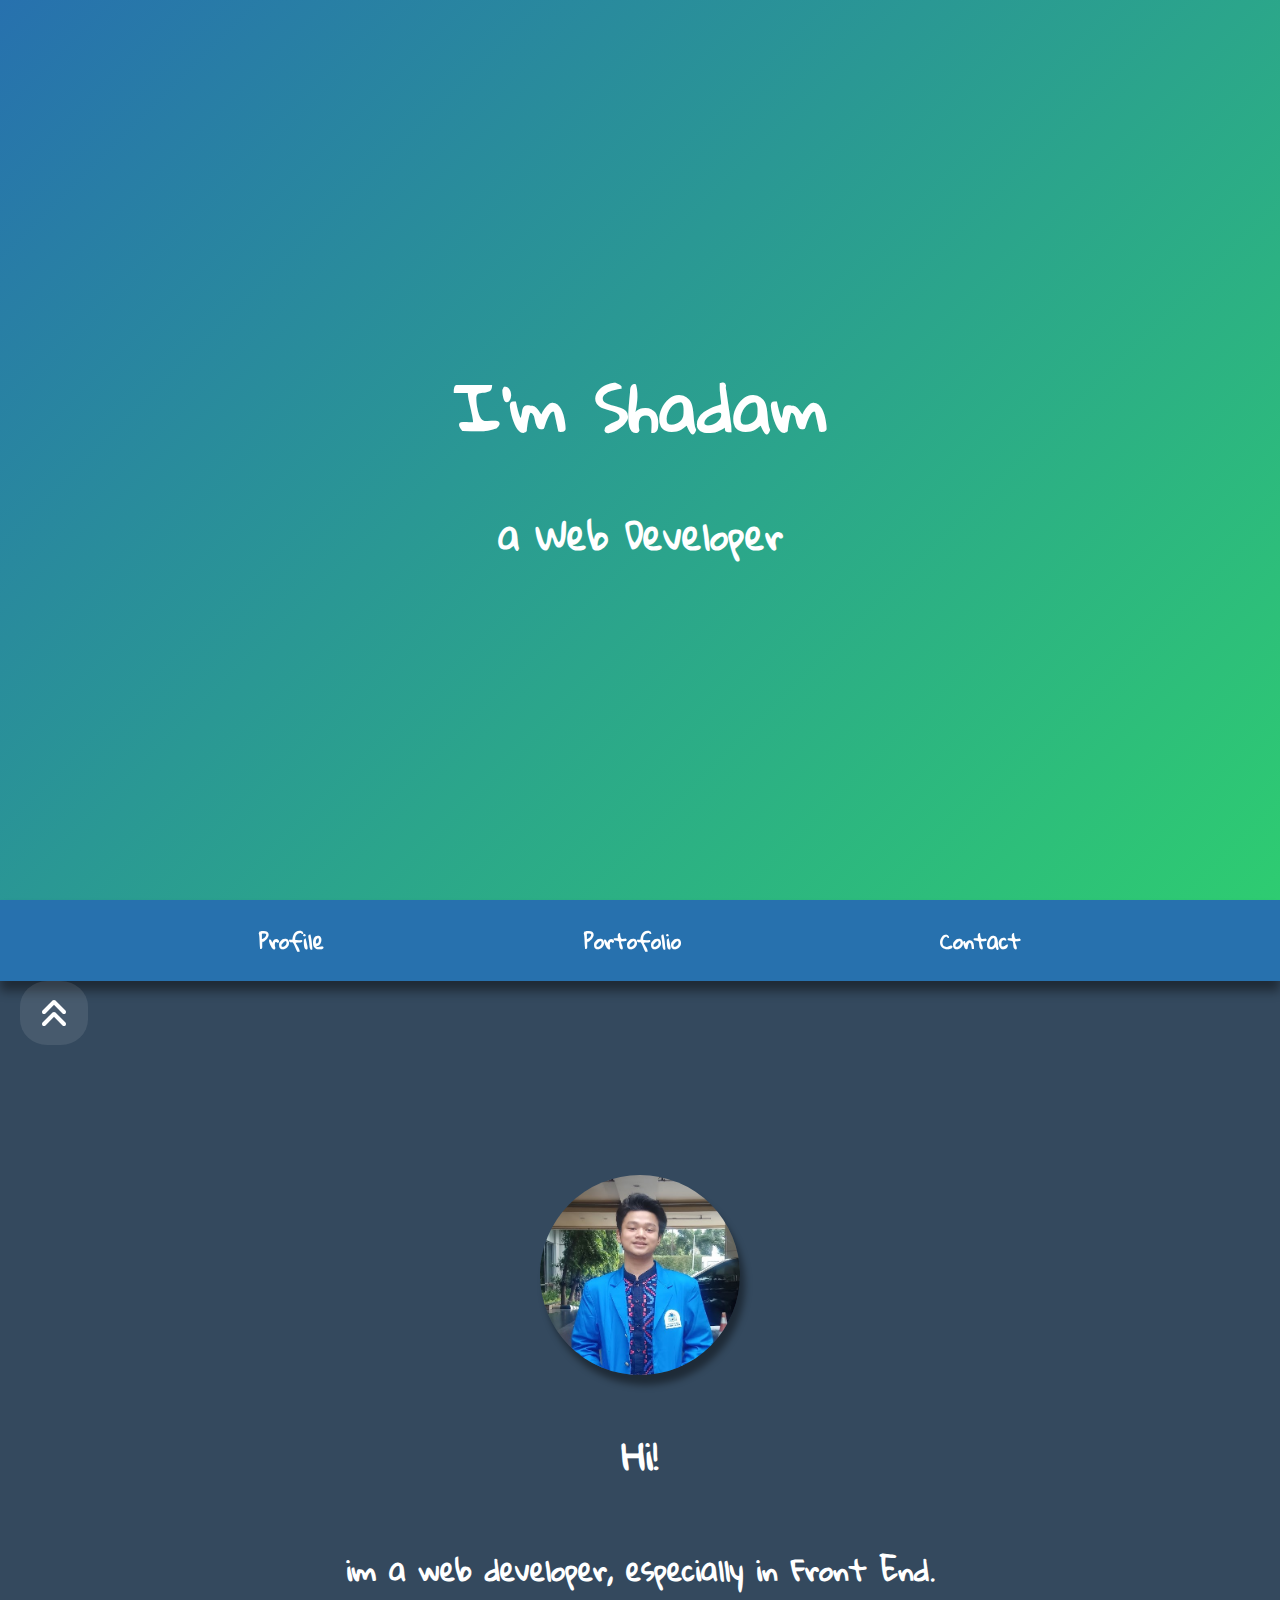
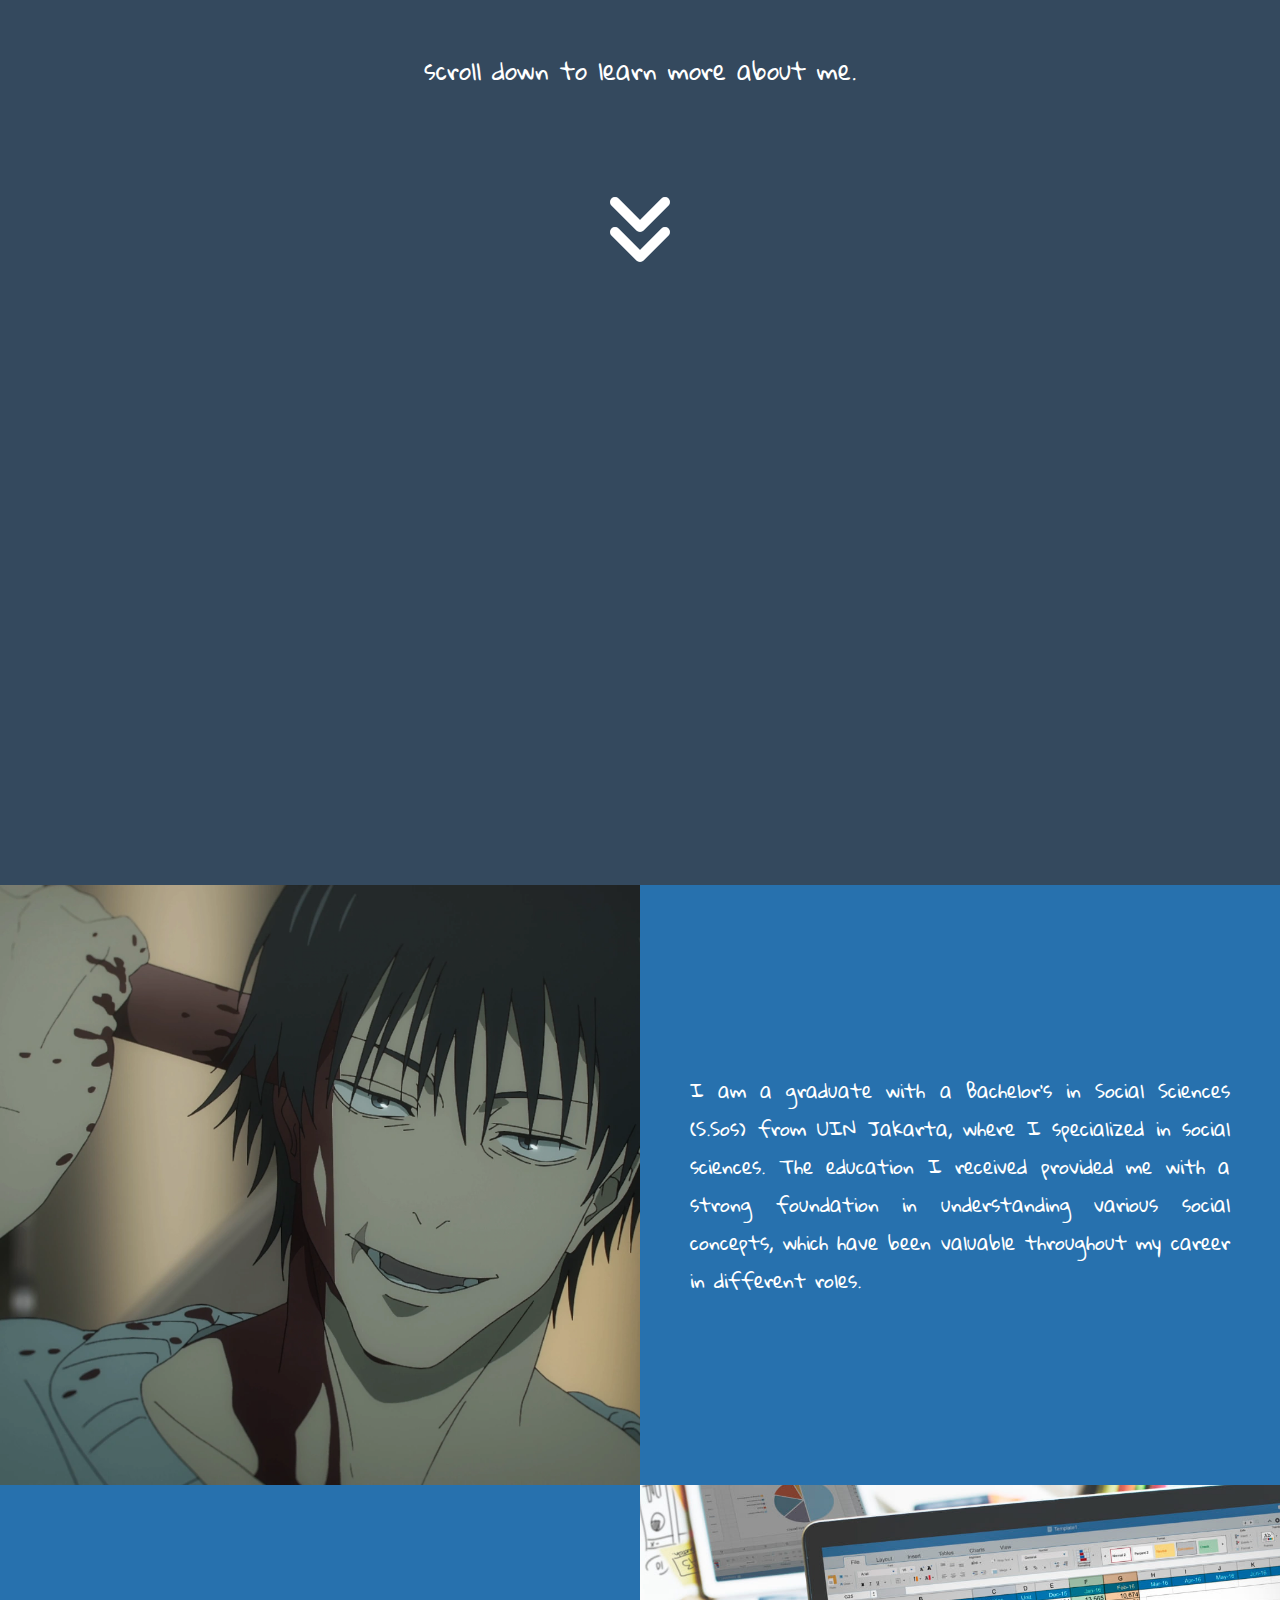
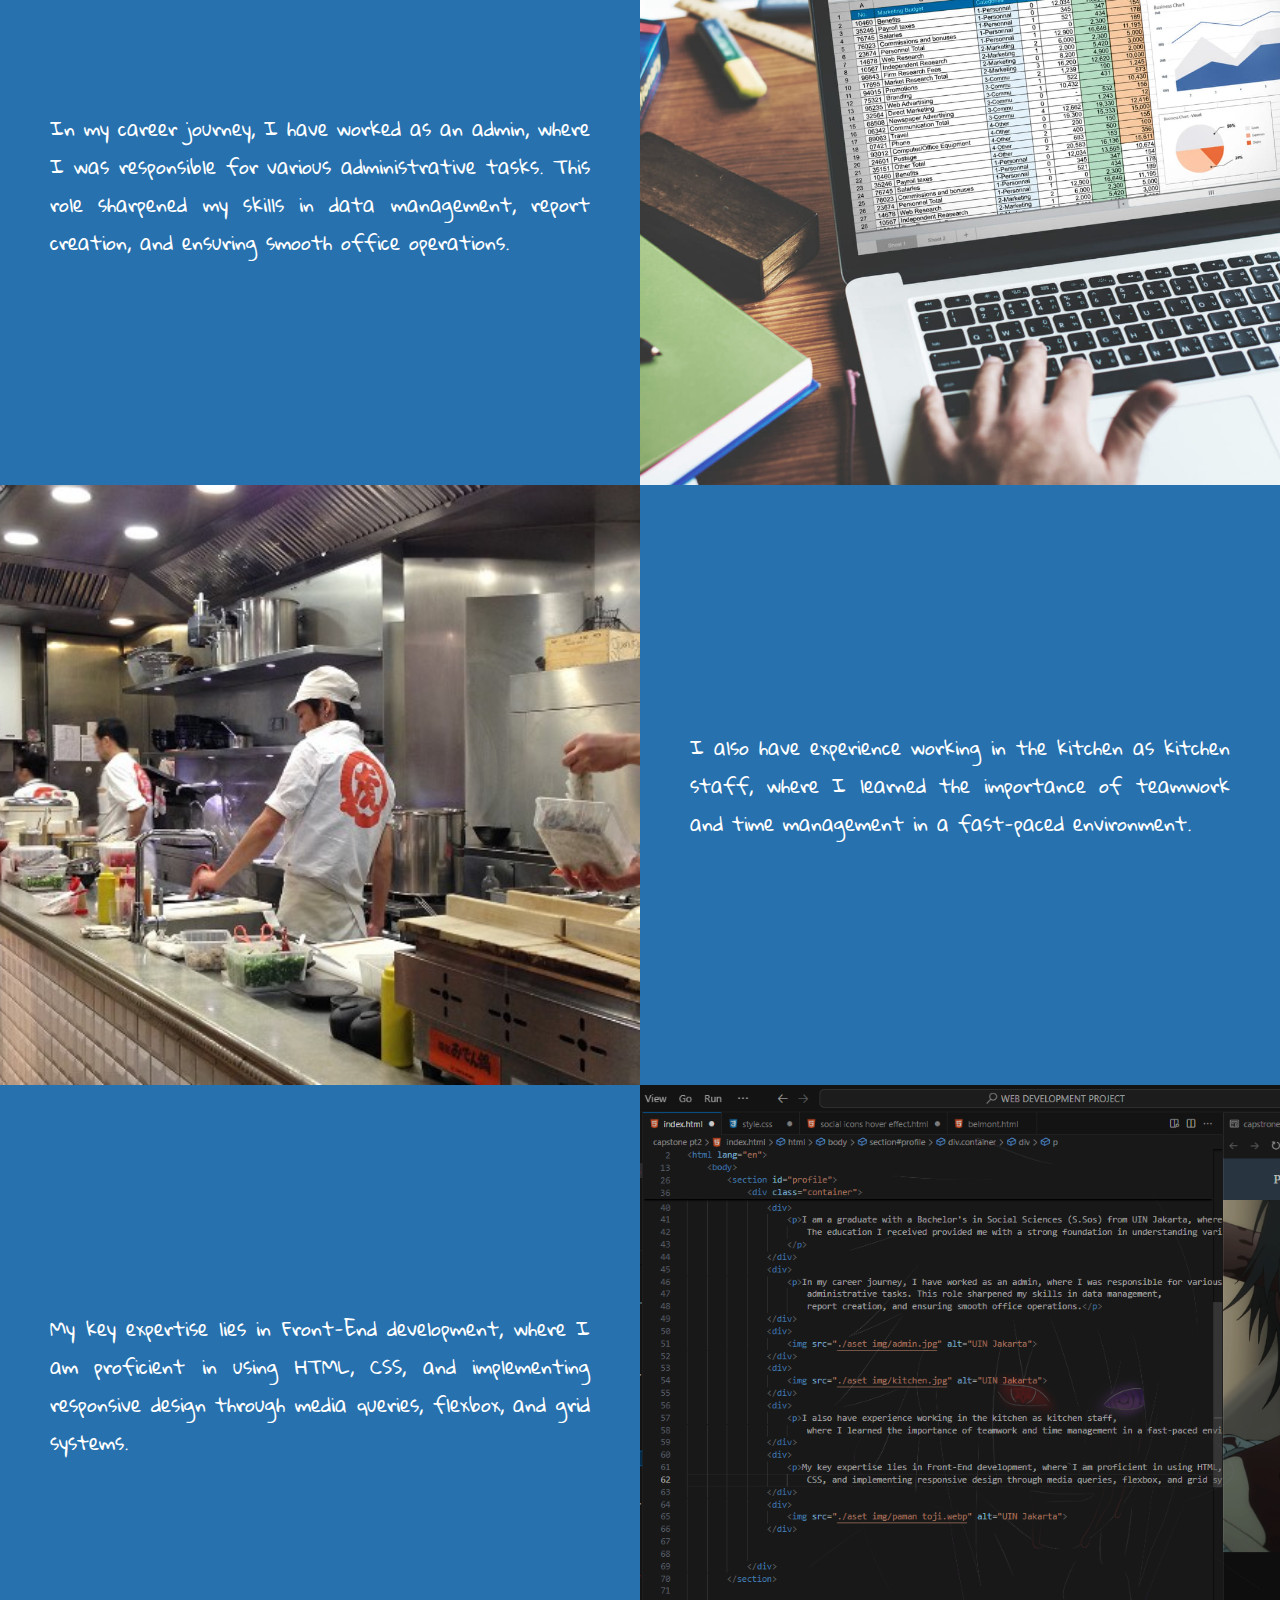
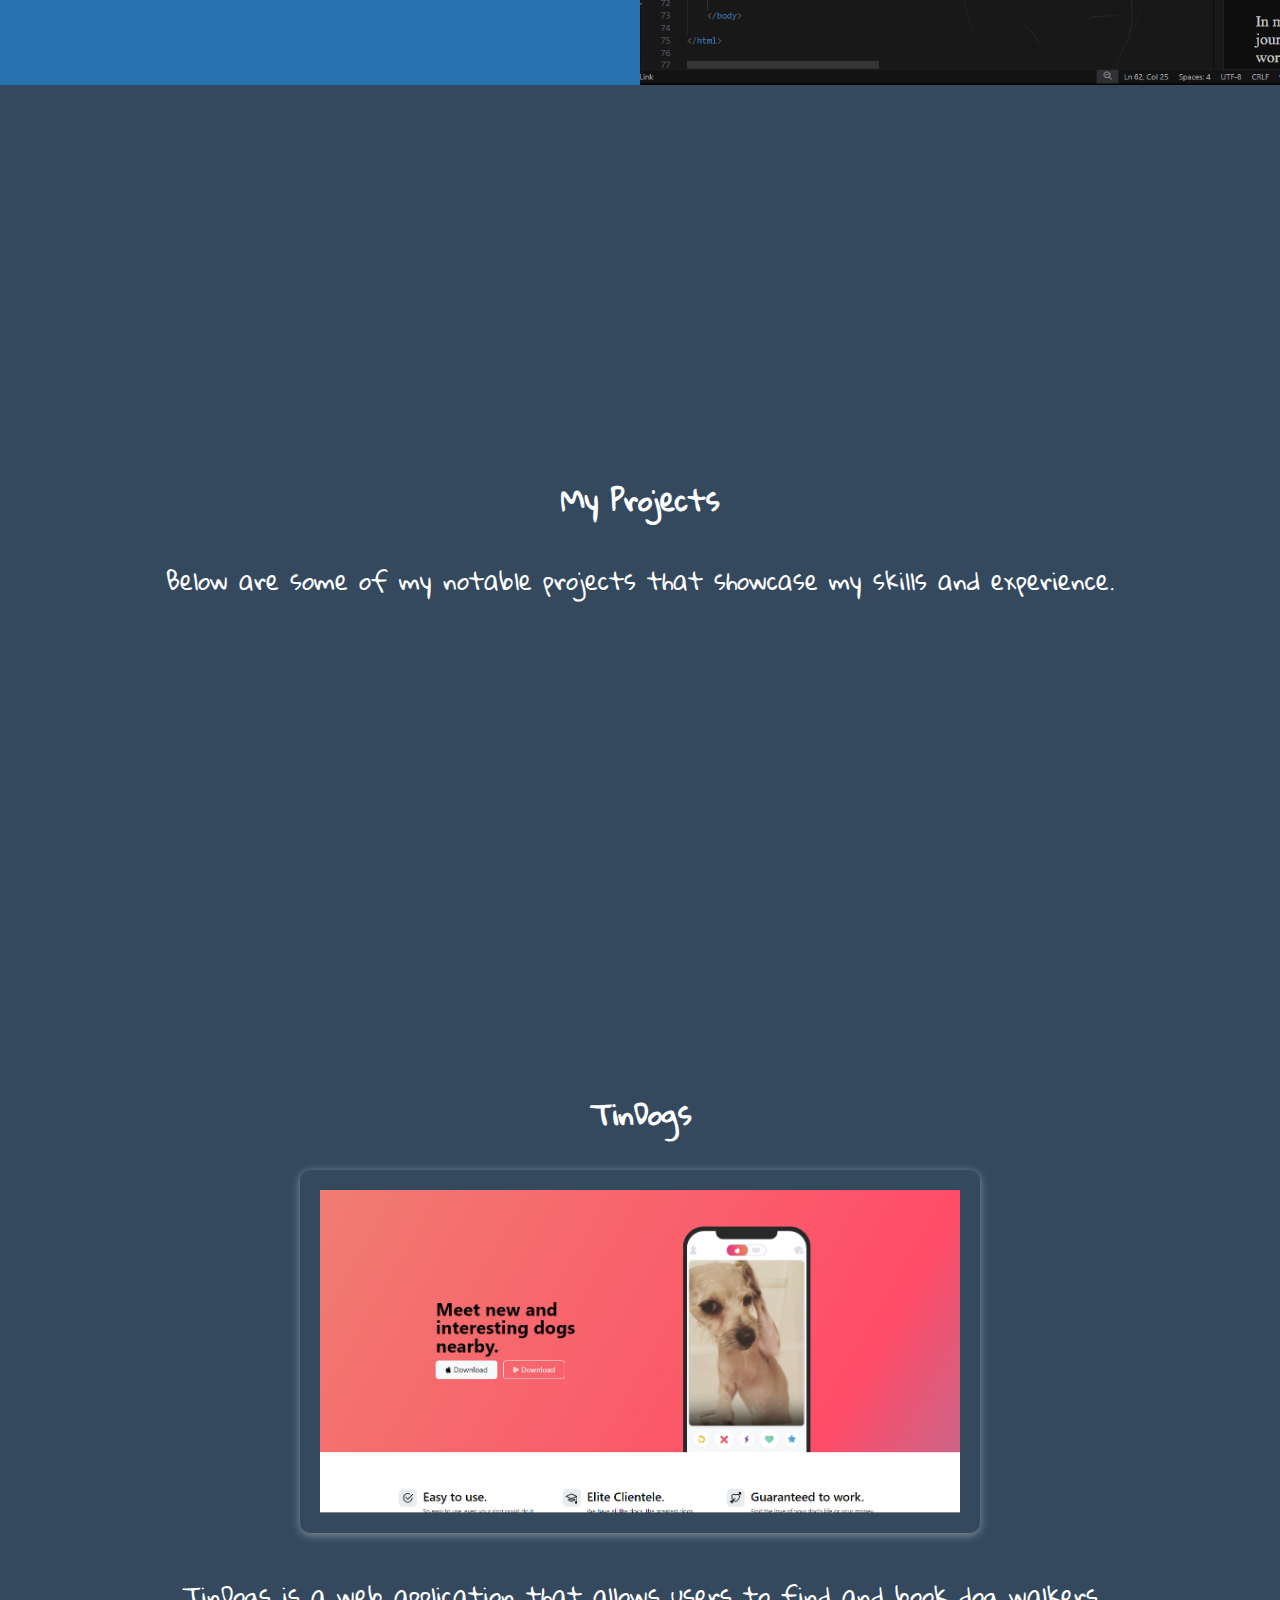
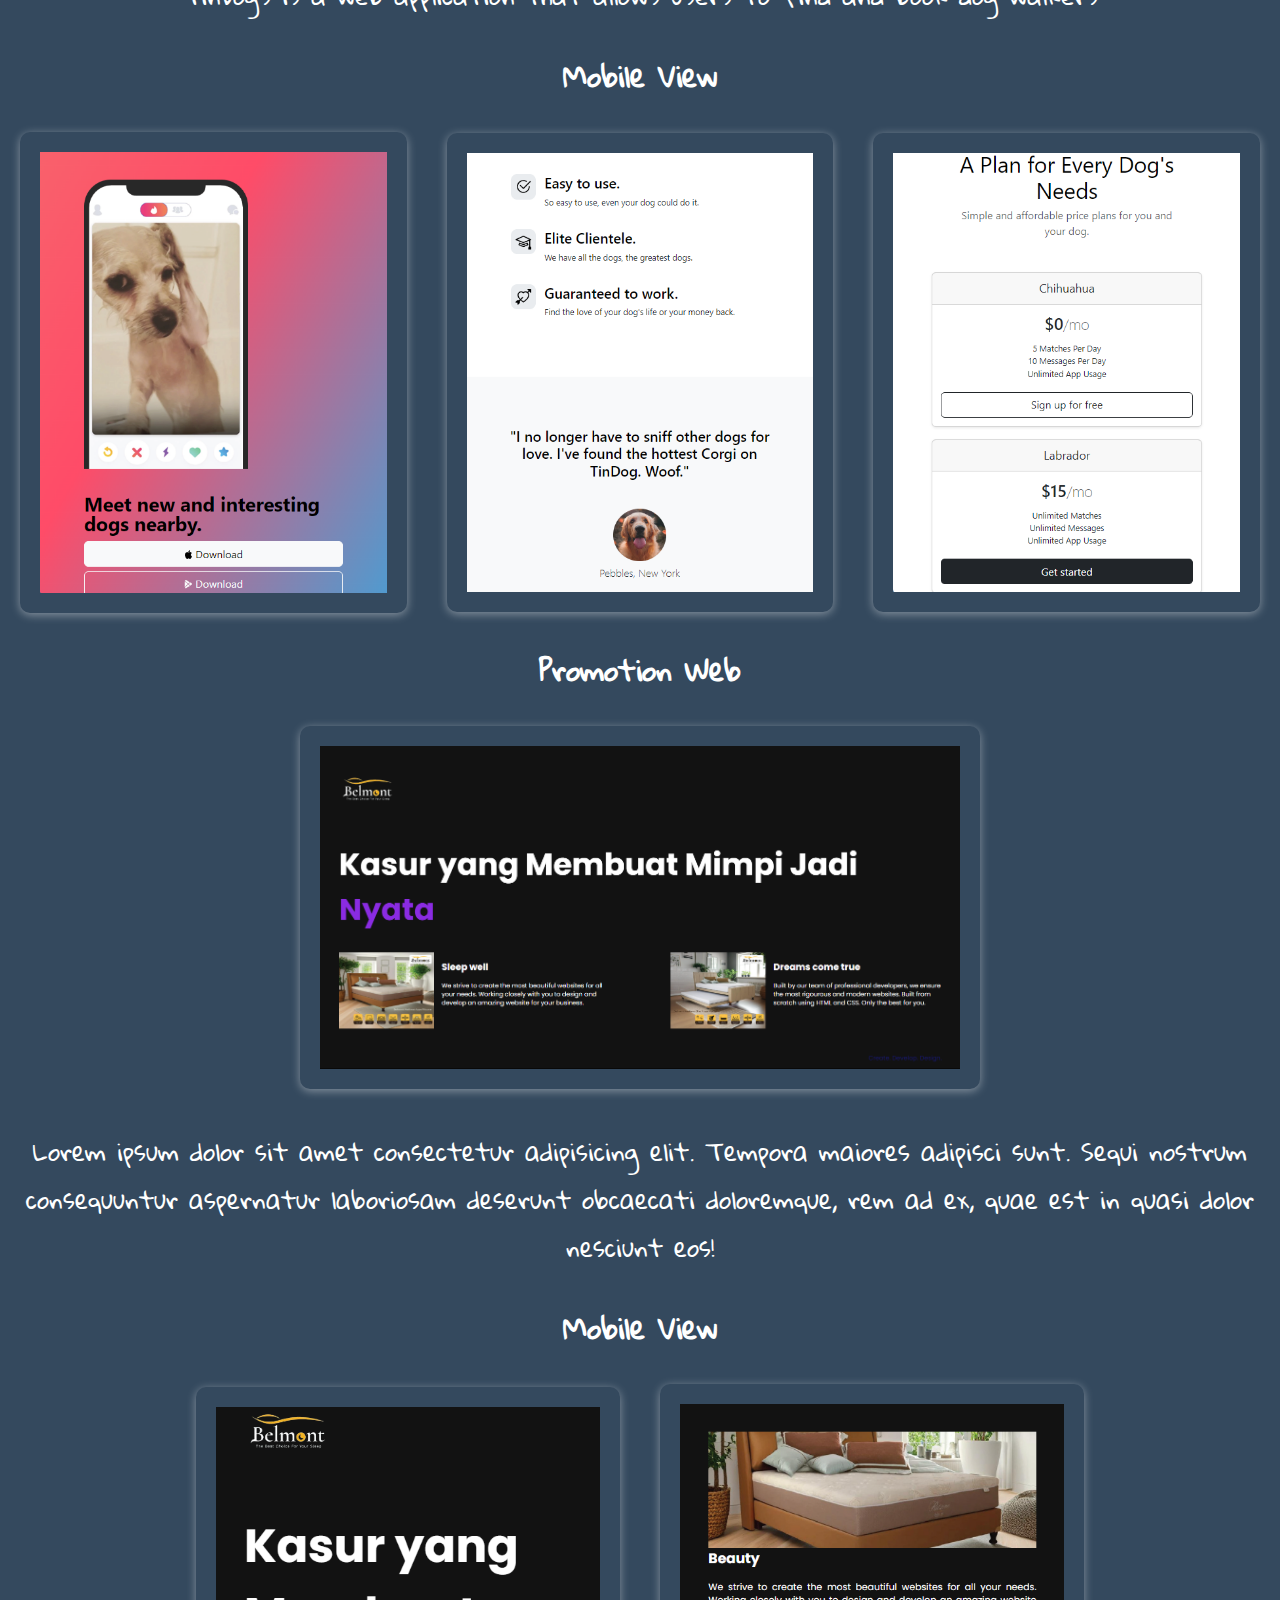
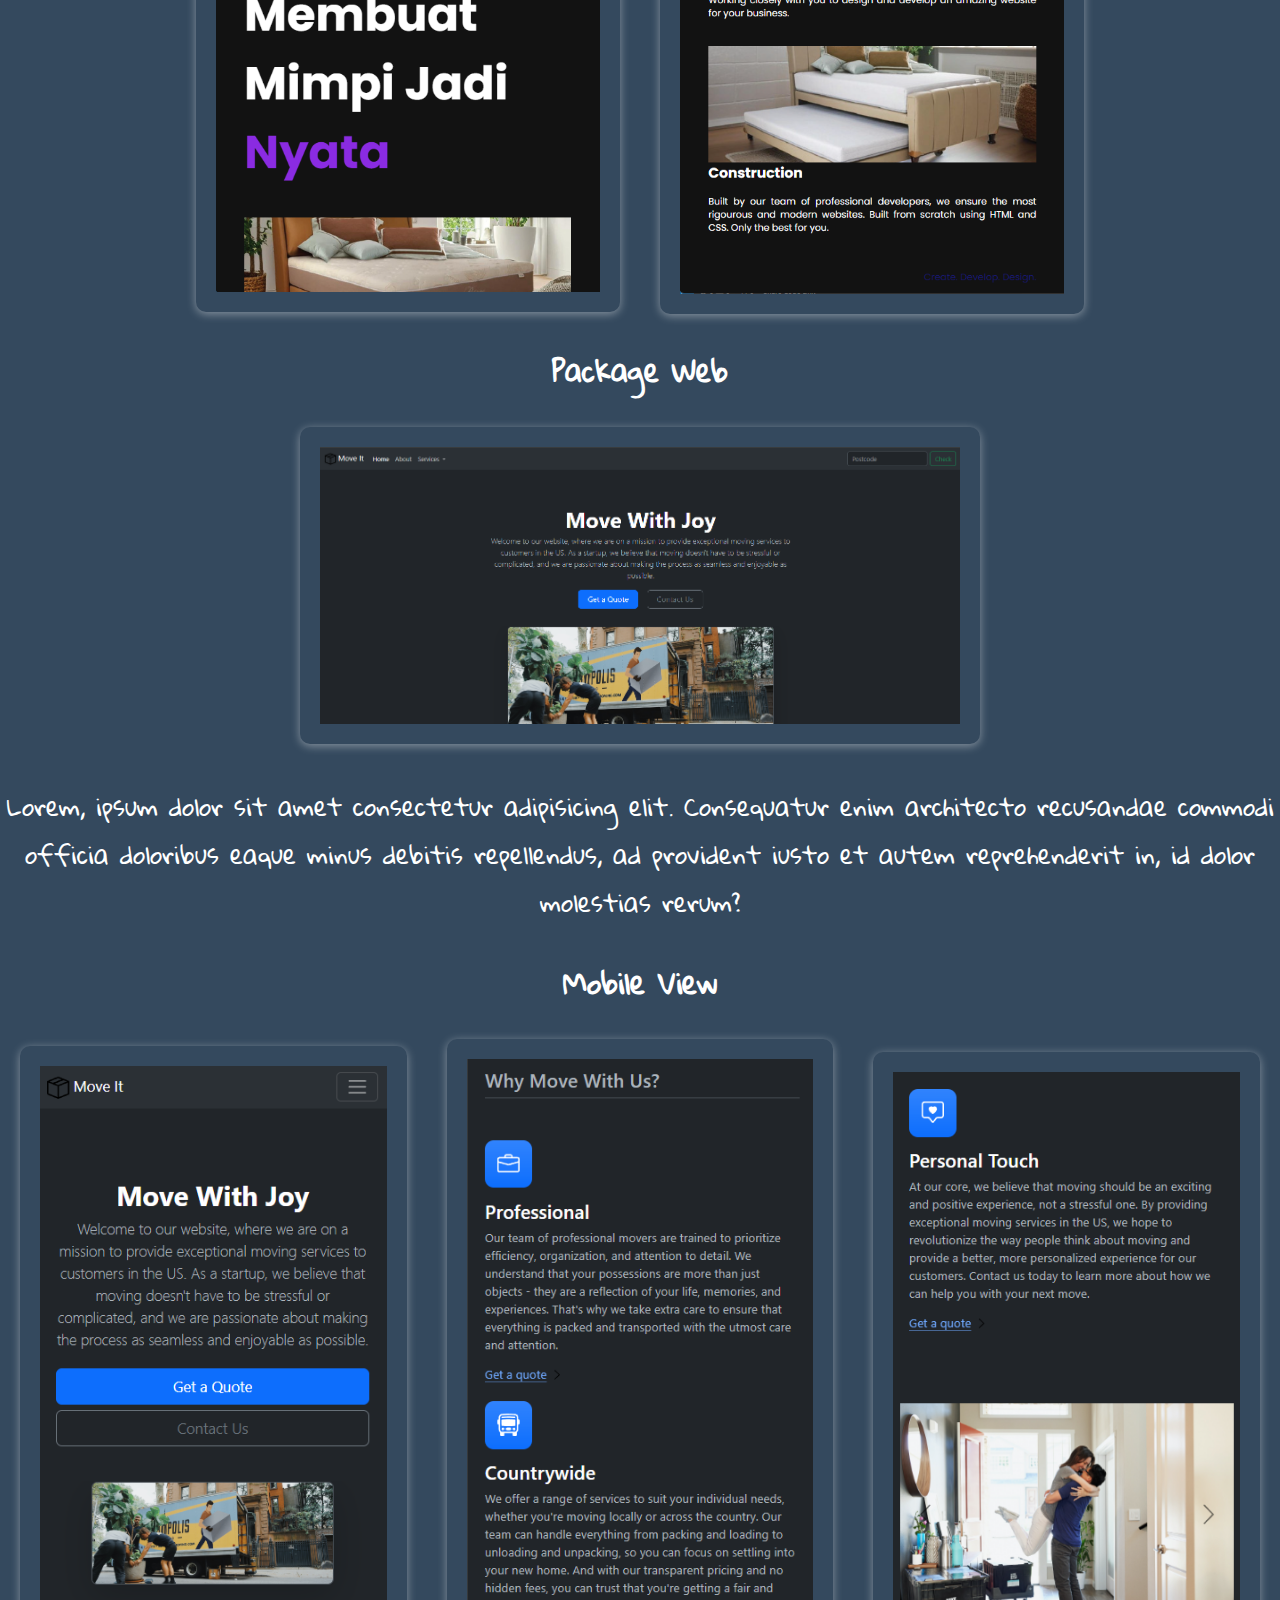
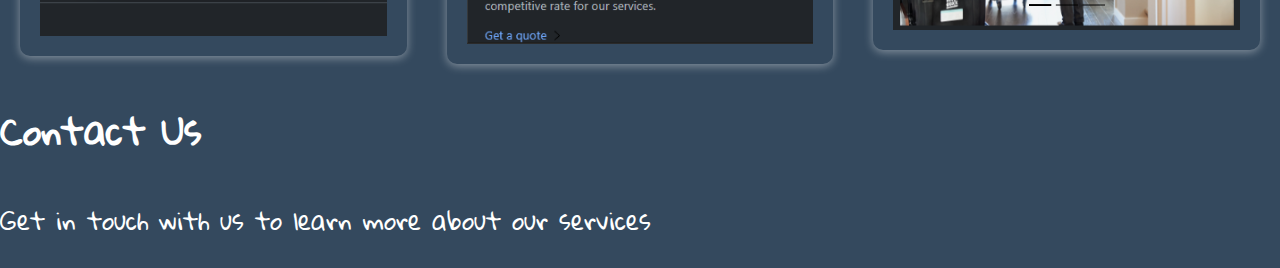
<file: index.html>
<!DOCTYPE html>
<html lang="en">

<head>
    <meta name="viewport" content="width=device-width, initial-scale=1.0">
    <meta charset="UTF8">
    <link rel="stylesheet" href="./porto.css">
    <title>capstrone2</title>
    <link rel="stylesheet" href="https://cdnjs.cloudflare.com/ajax/libs/font-awesome/6.6.0/css/all.min.css" />
    <link rel="preconnect" href="https://fonts.googleapis.com">
    <link rel="preconnect" href="https://fonts.gstatic.com" crossorigin>
    <link href="https://fonts.googleapis.com/css2?family=Gloria+Hallelujah&display=swap" rel="stylesheet">
</head>

<body>
    <section id="home">
    <div class="home">
        <div class="opening">
            <h1>I'm Shadam</h1>
            <h2>a Web Developer</h2>
        </div>
    </section>
    </div>
    <div class="navbar">
            <div><a href="#profile">Profile</a></div>
            <div><a href="#portofolio">Portofolio</a></div>
            <div><a href="#contact">Contact</a></div>
    </div>

    <div class="up">
        <a href="#home"><i class="fa-solid fa-angles-up"></i></a>
        
    </div>

    <section id="profile">
        <div class="profile">
            <div class="in-profile">
                <img class="pfp" src="./aset img/pfp.jpg" alt="profile picture of shadam">
                <h2>Hi!</h2>
                <h3>im a web developer, especially in Front End.</h3>
                <p>scroll down to learn more about me.</p>
                <h3><span><i class="fa-solid fa-angles-down fa-bounce"></i></span></h3>
            </div>
        </div>
        <div class="container">
            <div>
                <img src="./aset img/paman toji.webp" alt="UIN Jakarta">
            </div>
            <div>
                <p>I am a graduate with a Bachelor's in Social Sciences (S.Sos) from UIN Jakarta, where I specialized in
                    social sciences.
                    The education I received provided me with a strong foundation in understanding various social
                    concepts, which have been valuable throughout my career in different roles.
                </p>
            </div>
            <div>
                <p>In my career journey, I have worked as an admin, where I was responsible for various
                    administrative tasks. This role sharpened my skills in data management,
                    report creation, and ensuring smooth office operations.</p>
            </div>
            <div id="gambar2">
                <img src="./aset img/admin.jpg" alt="admin">
            </div>
            <div>
                <img src="./aset img/kitchen.jpg" alt="fnb kitchen staff">
            </div>
            <div>
                <p>I also have experience working in the kitchen as kitchen staff,
                    where I learned the importance of teamwork and time management in a fast-paced environment.</p>
            </div>
            <div>
                <p>My key expertise lies in Front-End development, where I am proficient in using HTML,
                    CSS, and implementing responsive design through media queries, flexbox, and grid systems.</p>
            </div>
            <div id="gambar5">
                <img src="./aset img/FE Development.png" alt="UIN Jakarta">
            </div>
        </div>
    </section>

    <section id="portofolio">
        <div class="wrapper">
            <div class="content">
                <h3>My Projects</h3>
                <p>Below are some of my notable projects that showcase my skills and experience.</p>
            </div>
        </div>
        <div class="box">
            <div id="card">
                <h3>TinDogs</h3>
                <img src="./aset img/Tindog web.png" alt="web view">
                <p>TinDogs is a web application that allows users to find and book dog walkers</p>
                <div>
                    <h3>Mobile View</h3>
                </div>
                <div class="view">
                    <img src="./aset img/TinDogs Mobile.png" alt="Homepage">
                    <img src="./aset img/TinDogs Mobile 2.png" alt="Feature">
                    <img src="./aset img/TinDogs Mobile 3.png" alt="Pricing">
                </div>
            </div>
            <div class="box">
                <div id="card">
                    <h3>Promotion Web</h3>
                    <img src="./aset img/belmont web.png" alt="">
                    <p>Lorem ipsum dolor sit amet consectetur adipisicing elit. Tempora maiores adipisci sunt. 
                        Sequi nostrum consequuntur aspernatur laboriosam 
                        deserunt obcaecati doloremque, rem ad ex, quae est in quasi dolor nesciunt eos!</p>
                    <div>
                        <h3>Mobile View</h3>
                    </div>
                    <div class="view">
                        <img src="./aset img/Belmont Mobile.png" alt="mobile view">
                        <img src="./aset img/Belmont Mobile 2.png" alt="features">
                    </div>
                </div>
            </div>
            <div class="box paket">
                <div id="card">
                    <h3>Package Web</h3>
                    <img src="./aset img/Paket web.png" alt="">
                    <p>Lorem, ipsum dolor sit amet consectetur adipisicing elit. Consequatur enim architecto 
                        recusandae commodi officia doloribus eaque minus debitis repellendus, 
                        ad provident iusto et autem reprehenderit in, id dolor molestias rerum?</p>
                    <div>
                        <h3>Mobile View</h3>
                    </div>
                    <div class="view">
                        <img src="./aset img/Paket 1.png" alt="mobile view">
                        <img src="./aset img/Paket 2.png" alt="features">
                        <img src="./aset img/Paket 3.png" alt="features">
                    </div>
                </div>
            </div>

    </section>

    <section id="contact">
        <div>
            <h2>Contact Us</h2>
            <p>Get in touch with us to learn more about our services</p>
            
        </div>

    </section>


</body>

</html>
</file>
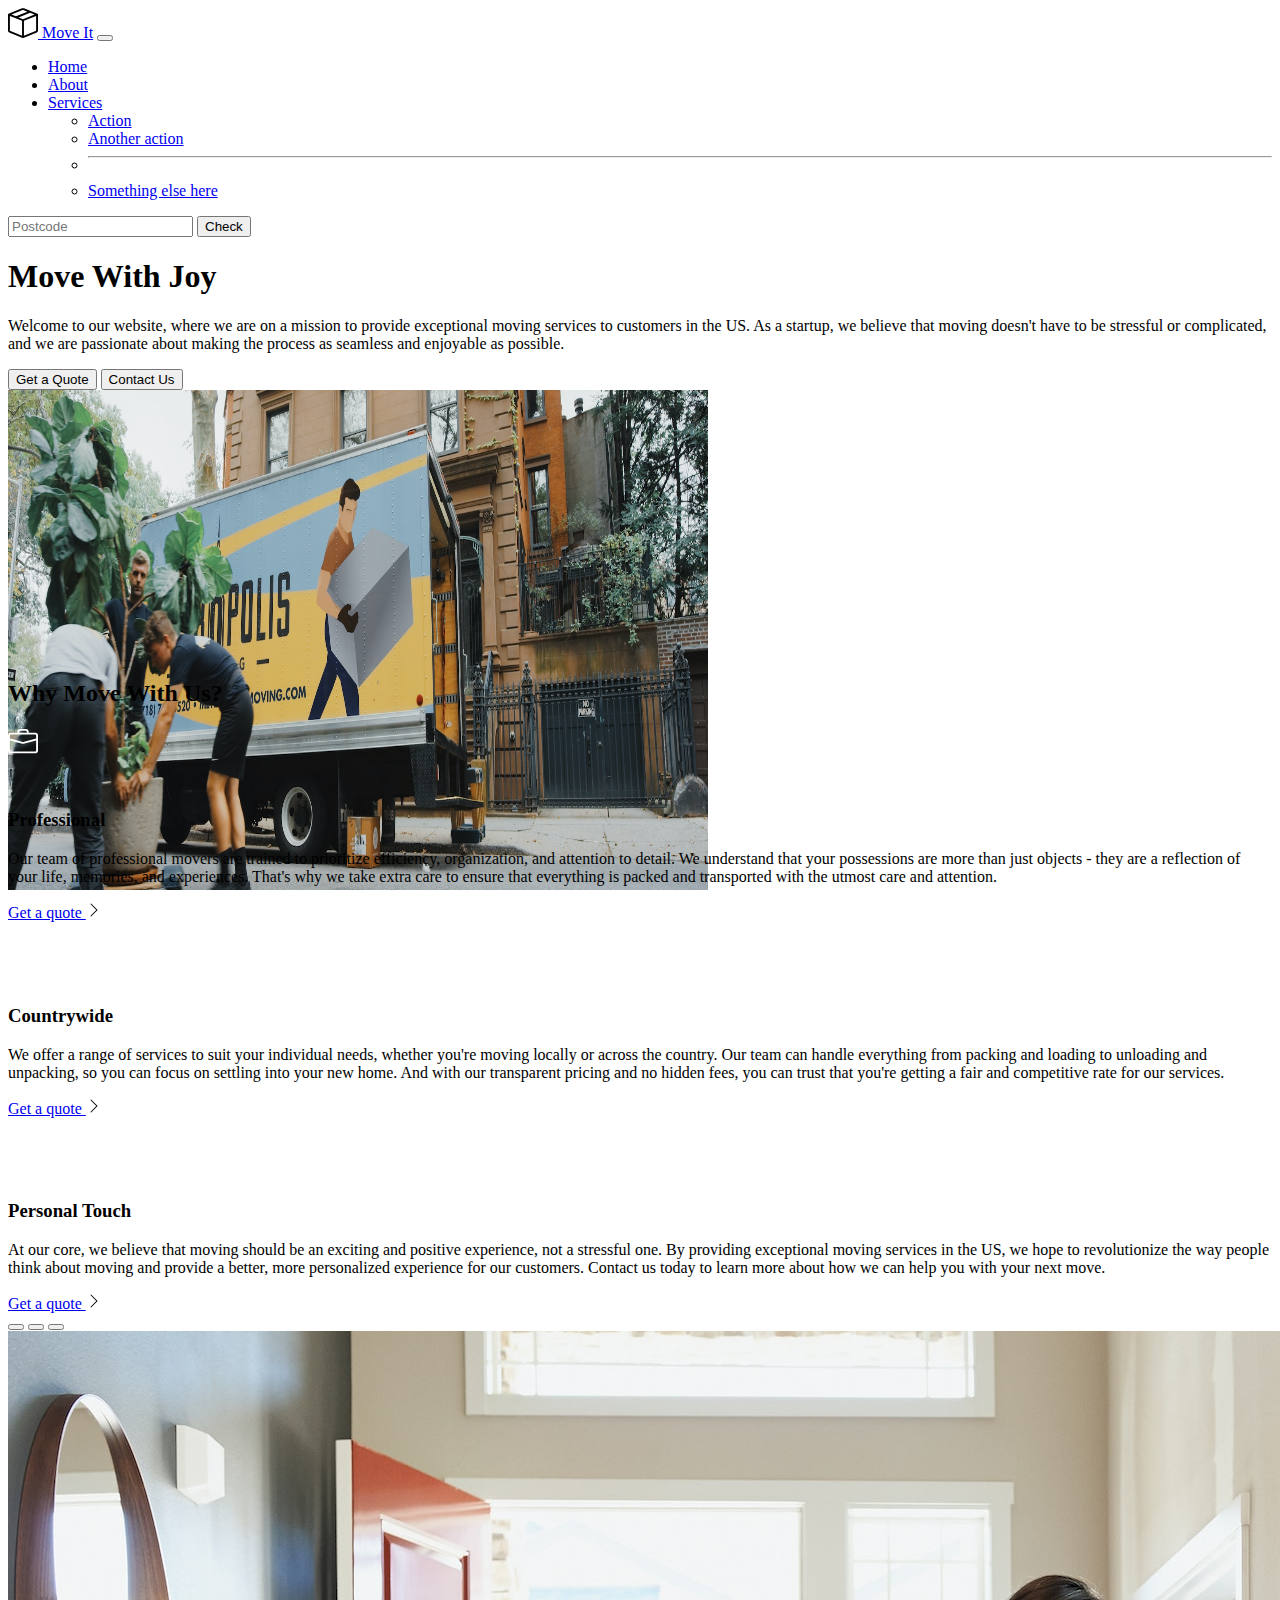
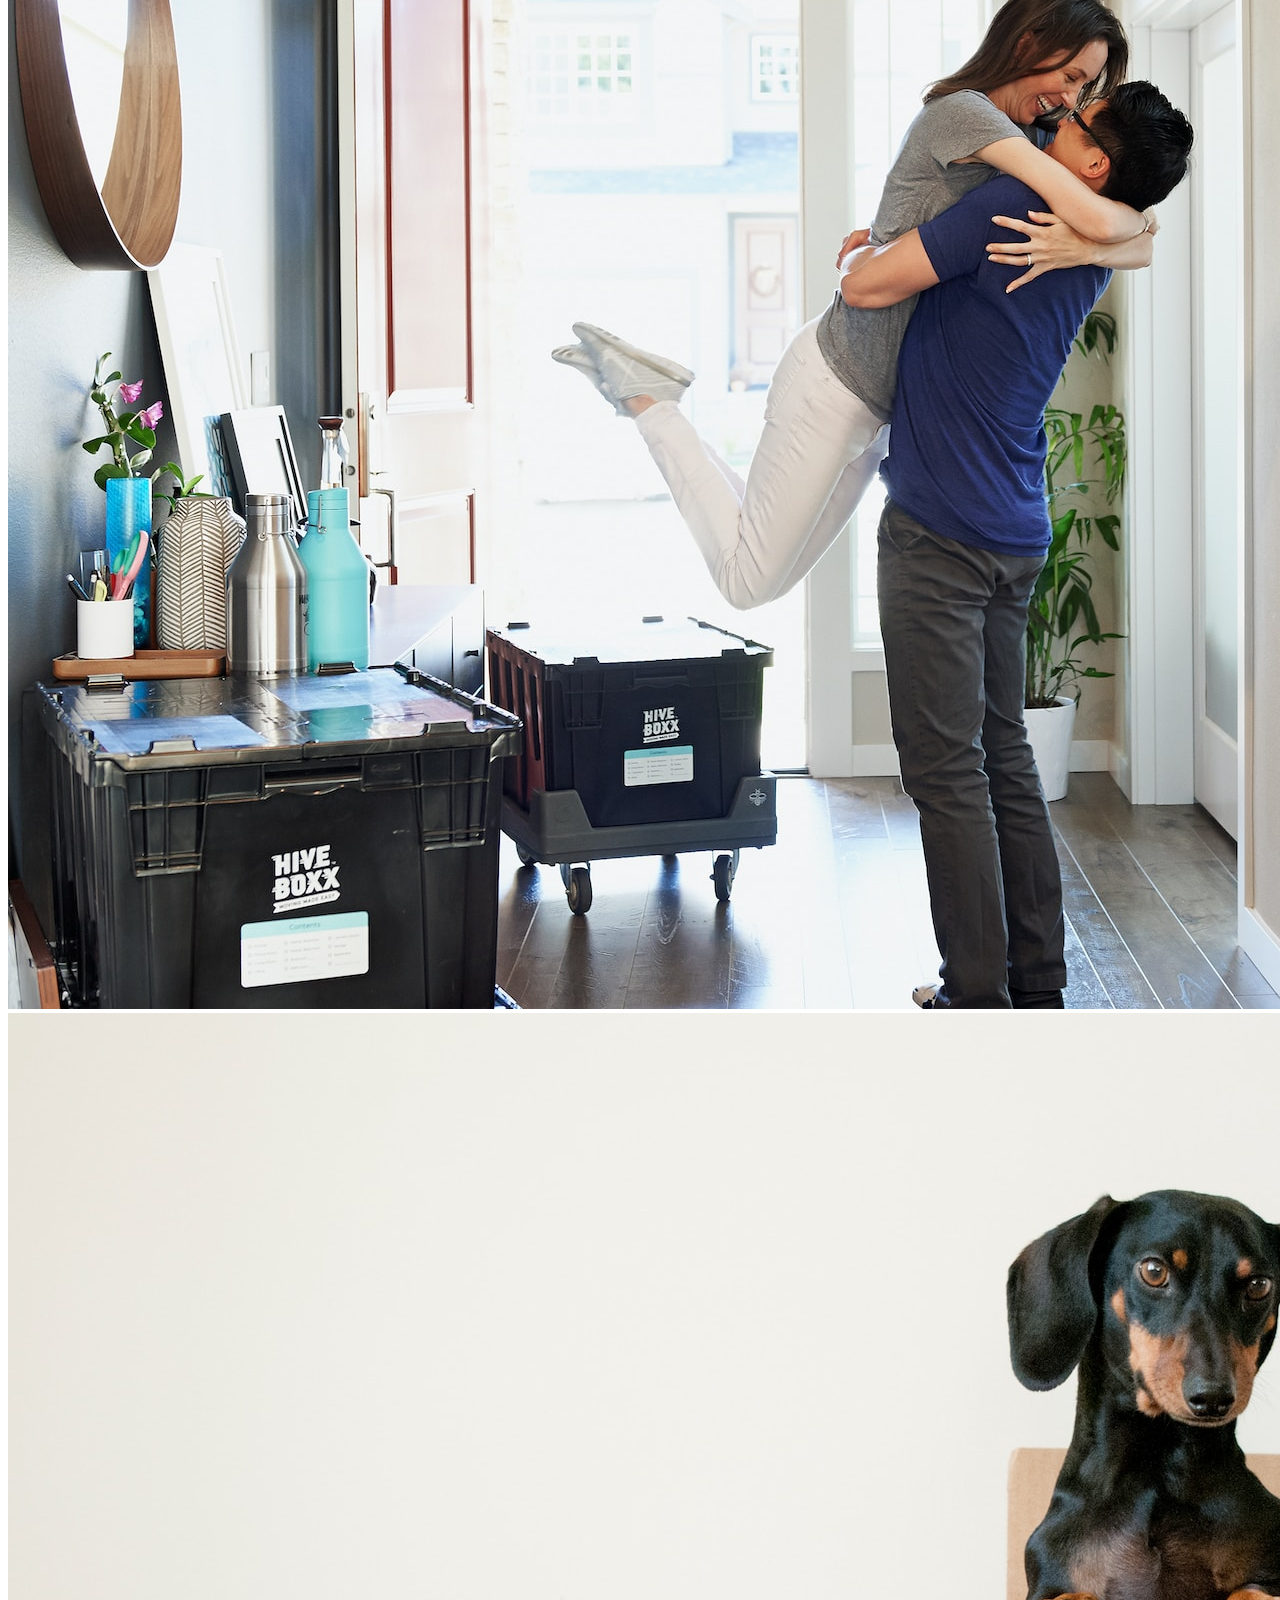
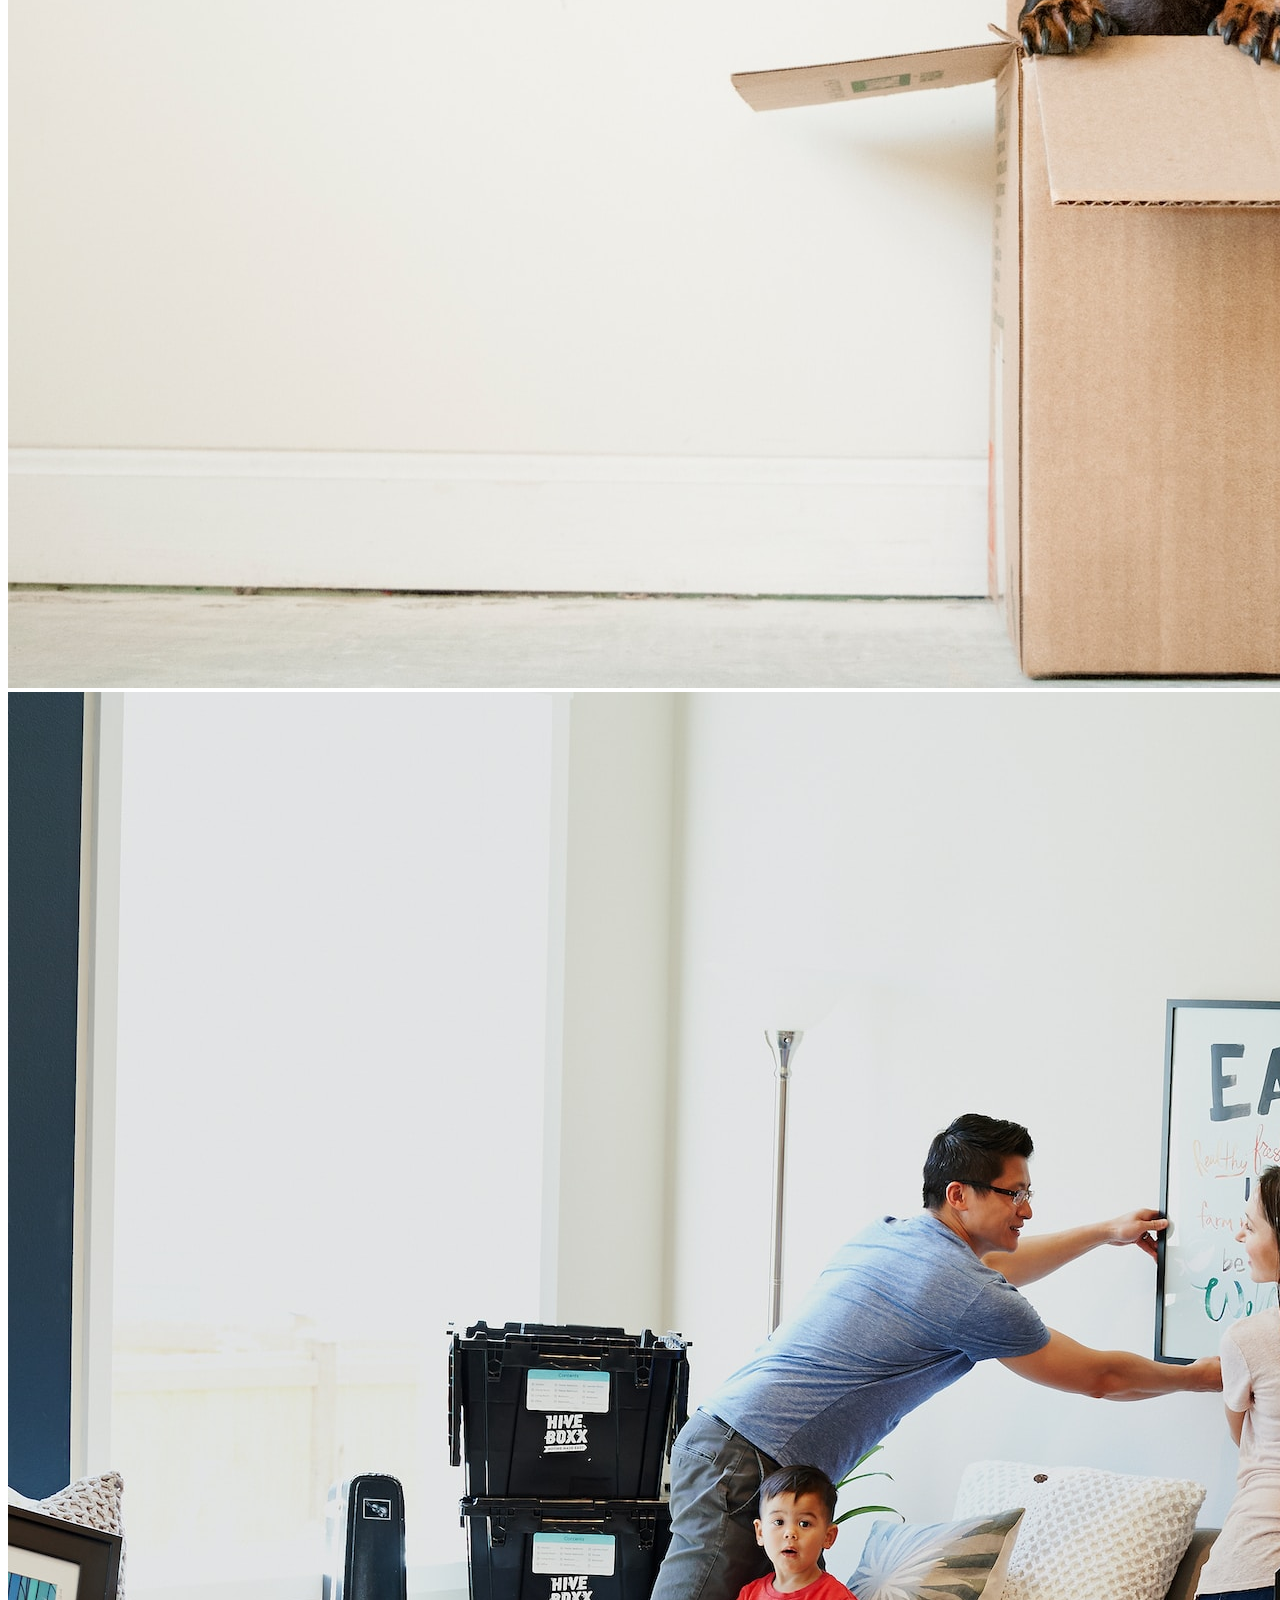
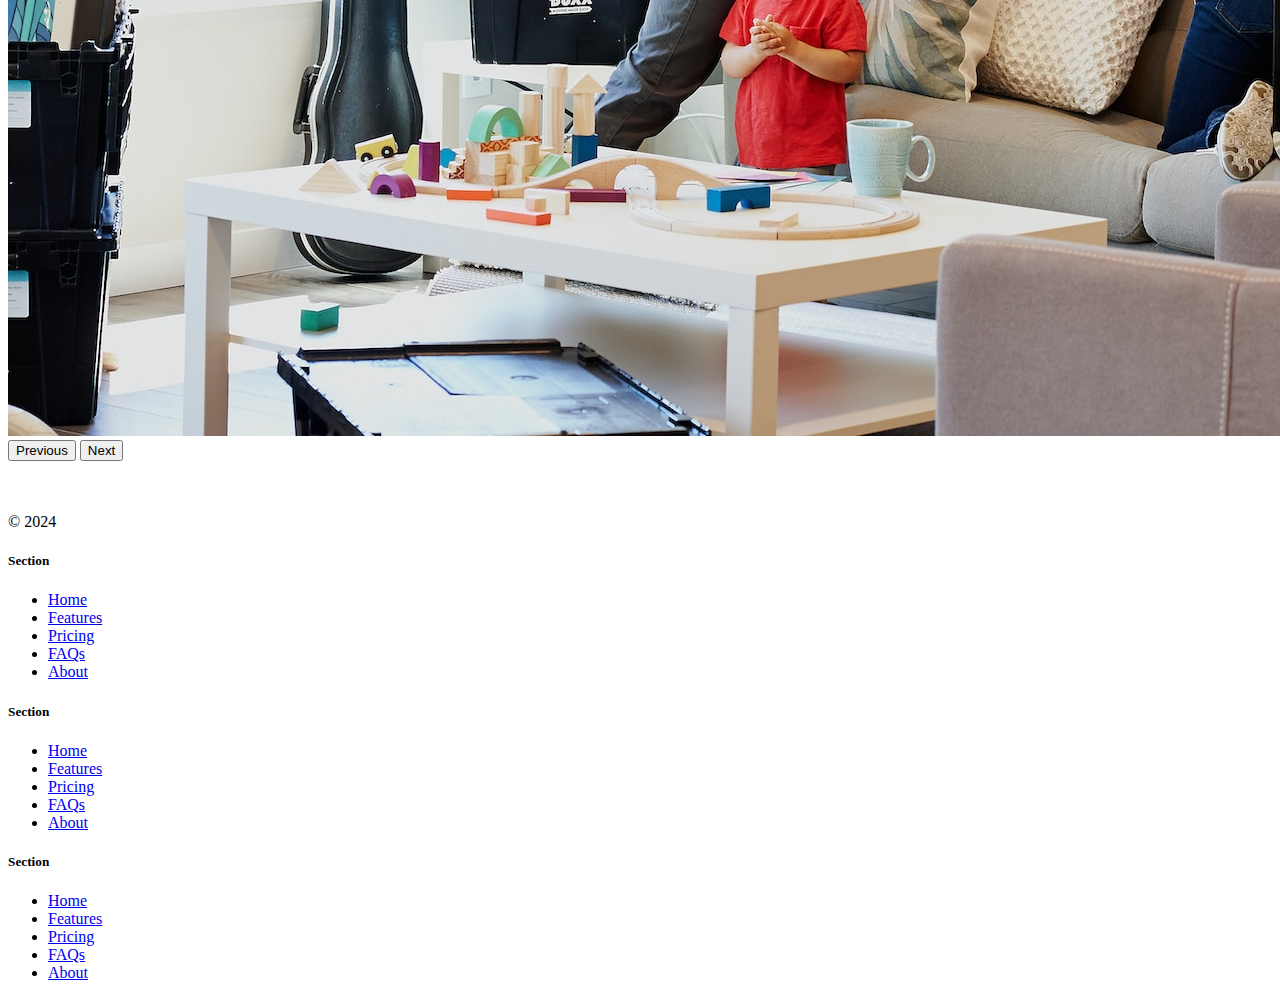
<file: KangPaket/11.2 Bootstrap Components/index.html>
<!DOCTYPE html>
<html lang="en" data-bs-theme="dark">

<head>
  <meta charset="UTF-8">
  <meta name="viewport" content="width=device-width, initial-scale=1.0">
  <title>Bootstrap Components</title>
  <link href="https://cdn.jsdelivr.net/npm/bootstrap@5.3.0-alpha2/dist/css/bootstrap.min.css" rel="stylesheet"
    integrity="sha384-aFq/bzH65dt+w6FI2ooMVUpc+21e0SRygnTpmBvdBgSdnuTN7QbdgL+OapgHtvPp" crossorigin="anonymous">
  <style>
    .feature-icon {
    width: 4rem;
    height: 4rem;
    border-radius: .75rem;
    }

  </style>
</head>

<body>
  <nav class="navbar navbar-expand-lg bg-body-tertiary">
    <div class="container-fluid">
      <a class="navbar-brand" href="#"><img src="./box-seam.svg" alt="moveit brand icon" height="30"> Move It</a>
      <button class="navbar-toggler" type="button" data-bs-toggle="collapse" data-bs-target="#navbarSupportedContent" aria-controls="navbarSupportedContent" aria-expanded="false" aria-label="Toggle navigation">
        <span class="navbar-toggler-icon"></span>
      </button>
      <div class="collapse navbar-collapse" id="navbarSupportedContent">
        <ul class="navbar-nav me-auto mb-2 mb-lg-0">
          <li class="nav-item">
            <a class="nav-link active" aria-current="page" href="#">Home</a>
          </li>
          <li class="nav-item">
            <a class="nav-link" href="#">About</a>
          </li>
          <li class="nav-item dropdown">
            <a class="nav-link dropdown-toggle" href="#" role="button" data-bs-toggle="dropdown" aria-expanded="false">
              Services
            </a>
            <ul class="dropdown-menu">
              <li><a class="dropdown-item" href="#">Action</a></li>
              <li><a class="dropdown-item" href="#">Another action</a></li>
              <li><hr class="dropdown-divider"></li>
              <li><a class="dropdown-item" href="#">Something else here</a></li>
            </ul>
          </li>
        </ul>
        <form class="d-flex" role="search">
          <input class="form-control me-2" type="search" placeholder="Postcode" aria-label="Search">
          <button class="btn btn-outline-success" type="submit">Check</button>
        </form>
      </div>
    </div>
  </nav>

  <div class="px-4 pt-5 my-5 text-center border-bottom">
    <h1 class="display-4 fw-bold text-body-emphasis">Move With Joy</h1>
    <div class="col-lg-6 mx-auto">
      <p class="lead mb-4">Welcome to our website, where we are on a mission to provide exceptional moving services to customers in the US. As a startup, we believe that moving doesn't have to be stressful or complicated, and we are passionate about making the process as seamless and enjoyable as possible.</p>
      <div class="d-grid gap-2 d-sm-flex justify-content-sm-center mb-5">
        <button type="button" class="btn btn-primary btn-lg px-4 me-sm-3">Get a Quote</button>
        <button type="button" class="btn btn-outline-secondary btn-lg px-4">Contact Us</button>
      </div>
    </div>
    <div class="overflow-hidden" style="max-height: 30vh;">
      <div class="container px-5">
        <img src="./moving-van.jpg" class="img-fluid border rounded-3 shadow-lg mb-4" alt="Example image" width="700" height="500" loading="lazy">
      </div>
    </div>
  </div>
<!-- 1 -->
  <div class="px-4 py-5" id="featured-3">
    <h2 class="pb-2 border-bottom">Why Move With Us?</h2>
    <div class="row g-4 py-5 row-cols-1 row-cols-lg-3">
      <div class="feature col">
        <div class="feature-icon d-inline-flex align-items-center justify-content-center text-bg-primary bg-gradient fs-2 mb-3">
          <img src="./briefcase.svg" alt="briefcase" height="30">
        </div>

        <h3 class="fs-2 text-body-emphasis">Professional</h3>
        <p>Our team of professional movers are trained to prioritize efficiency, organization, and attention to detail. We understand that your possessions are more than just objects - they are a reflection of your life, memories, and experiences. That's why we take extra care to ensure that everything is packed and transported with the utmost care and attention.
</p>
        <a href="#" class="icon-link">
          Get a quote
          <img src="./chevron-right.svg" alt="chevron-right">
        </a>
      </div>
<!-- 2 -->
      <div class="feature col">
        <div class="feature-icon d-inline-flex align-items-center justify-content-center text-bg-primary bg-gradient fs-2 mb-3">
          <img src="./bus-front.svg" alt="bus front" height="30">
        </div>
     
        <h3 class="fs-2 text-body-emphasis">Countrywide</h3>
        <p>We offer a range of services to suit your individual needs, whether you're moving locally or across the country. Our team can handle everything from packing and loading to unloading and unpacking, so you can focus on settling into your new home. And with our transparent pricing and no hidden fees, you can trust that you're getting a fair and competitive rate for our services.
        </p>
        <a href="#" class="icon-link">
          Get a quote
          <img src="./chevron-right.svg" alt="chevron-right">
        </a>
      </div>
<!-- 3 -->
      <div class="feature col">
        <div class="feature-icon d-inline-flex align-items-center justify-content-center text-bg-primary bg-gradient fs-2 mb-3">
          <img src="./chat-square-heart.svg" alt="heart touch" height="30">
        </div>

        <h3 class="fs-2 text-body-emphasis">Personal Touch</h3>
        <p>At our core, we believe that moving should be an exciting and positive experience, not a stressful one. By providing exceptional moving services in the US, we hope to revolutionize the way people think about moving and provide a better, more personalized experience for our customers. Contact us today to learn more about how we can help you with your next move.
        </p>
        <a href="#" class="icon-link">
          Get a quote
          <img src="./chevron-right.svg" alt="chevron-right">
        </a>
      </div>
    </div>
  </div>
  
<div class="container">
  <div id="carouselExampleIndicators" class="carousel slide">
    <div class="carousel-indicators">
      <button type="button" data-bs-target="#carouselExampleIndicators" data-bs-slide-to="0" class="active" aria-current="true" aria-label="Slide 1"></button>
      <button type="button" data-bs-target="#carouselExampleIndicators" data-bs-slide-to="1" aria-label="Slide 2"></button>
      <button type="button" data-bs-target="#carouselExampleIndicators" data-bs-slide-to="2" aria-label="Slide 3"></button>
    </div>
    <div class="carousel-inner">
      <div class="carousel-item active">
        <img src="./couple.jpg" class="d-block w-100" alt="...">
      </div>
      <div class="carousel-item">
        <img src="./dog.jpg" class="d-block w-100" alt="...">
      </div>
      <div class="carousel-item">
        <img src="./family.jpg" class="d-block w-100" alt="...">
      </div>
    </div>
    <button class="carousel-control-prev" type="button" data-bs-target="#carouselExampleIndicators" data-bs-slide="prev">
      <span class="carousel-control-prev-icon" aria-hidden="true"></span>
      <span class="visually-hidden">Previous</span>
    </button>
    <button class="carousel-control-next" type="button" data-bs-target="#carouselExampleIndicators" data-bs-slide="next">
      <span class="carousel-control-next-icon" aria-hidden="true"></span>
      <span class="visually-hidden">Next</span>
    </button>
  </div>
</div>

<div class="container">
  <footer class="row row-cols-1 row-cols-sm-2 row-cols-md-5 py-5 my-5 border-top">
    <div class="col mb-3">
      <a href="/" class="d-flex align-items-center mb-3 link-body-emphasis text-decoration-none">
        <svg class="bi me-2" width="40" height="32"><use xlink:href="#bootstrap"></use></svg>
      </a>
      <p class="text-body-secondary">© 2024</p>
    </div>

    <div class="col mb-3">

    </div>

    <div class="col mb-3">
      <h5>Section</h5>
      <ul class="nav flex-column">
        <li class="nav-item mb-2"><a href="#" class="nav-link p-0 text-body-secondary">Home</a></li>
        <li class="nav-item mb-2"><a href="#" class="nav-link p-0 text-body-secondary">Features</a></li>
        <li class="nav-item mb-2"><a href="#" class="nav-link p-0 text-body-secondary">Pricing</a></li>
        <li class="nav-item mb-2"><a href="#" class="nav-link p-0 text-body-secondary">FAQs</a></li>
        <li class="nav-item mb-2"><a href="#" class="nav-link p-0 text-body-secondary">About</a></li>
      </ul>
    </div>

    <div class="col mb-3">
      <h5>Section</h5>
      <ul class="nav flex-column">
        <li class="nav-item mb-2"><a href="#" class="nav-link p-0 text-body-secondary">Home</a></li>
        <li class="nav-item mb-2"><a href="#" class="nav-link p-0 text-body-secondary">Features</a></li>
        <li class="nav-item mb-2"><a href="#" class="nav-link p-0 text-body-secondary">Pricing</a></li>
        <li class="nav-item mb-2"><a href="#" class="nav-link p-0 text-body-secondary">FAQs</a></li>
        <li class="nav-item mb-2"><a href="#" class="nav-link p-0 text-body-secondary">About</a></li>
      </ul>
    </div>

    <div class="col mb-3">
      <h5>Section</h5>
      <ul class="nav flex-column">
        <li class="nav-item mb-2"><a href="#" class="nav-link p-0 text-body-secondary">Home</a></li>
        <li class="nav-item mb-2"><a href="#" class="nav-link p-0 text-body-secondary">Features</a></li>
        <li class="nav-item mb-2"><a href="#" class="nav-link p-0 text-body-secondary">Pricing</a></li>
        <li class="nav-item mb-2"><a href="#" class="nav-link p-0 text-body-secondary">FAQs</a></li>
        <li class="nav-item mb-2"><a href="#" class="nav-link p-0 text-body-secondary">About</a></li>
      </ul>
    </div>
  </footer>
</div>

  


  <script src="https://cdn.jsdelivr.net/npm/bootstrap@5.3.3/dist/js/bootstrap.bundle.min.js" integrity="sha384-YvpcrYf0tY3lHB60NNkmXc5s9fDVZLESaAA55NDzOxhy9GkcIdslK1eN7N6jIeHz" crossorigin="anonymous"></script>
</body>

</html>
</file>
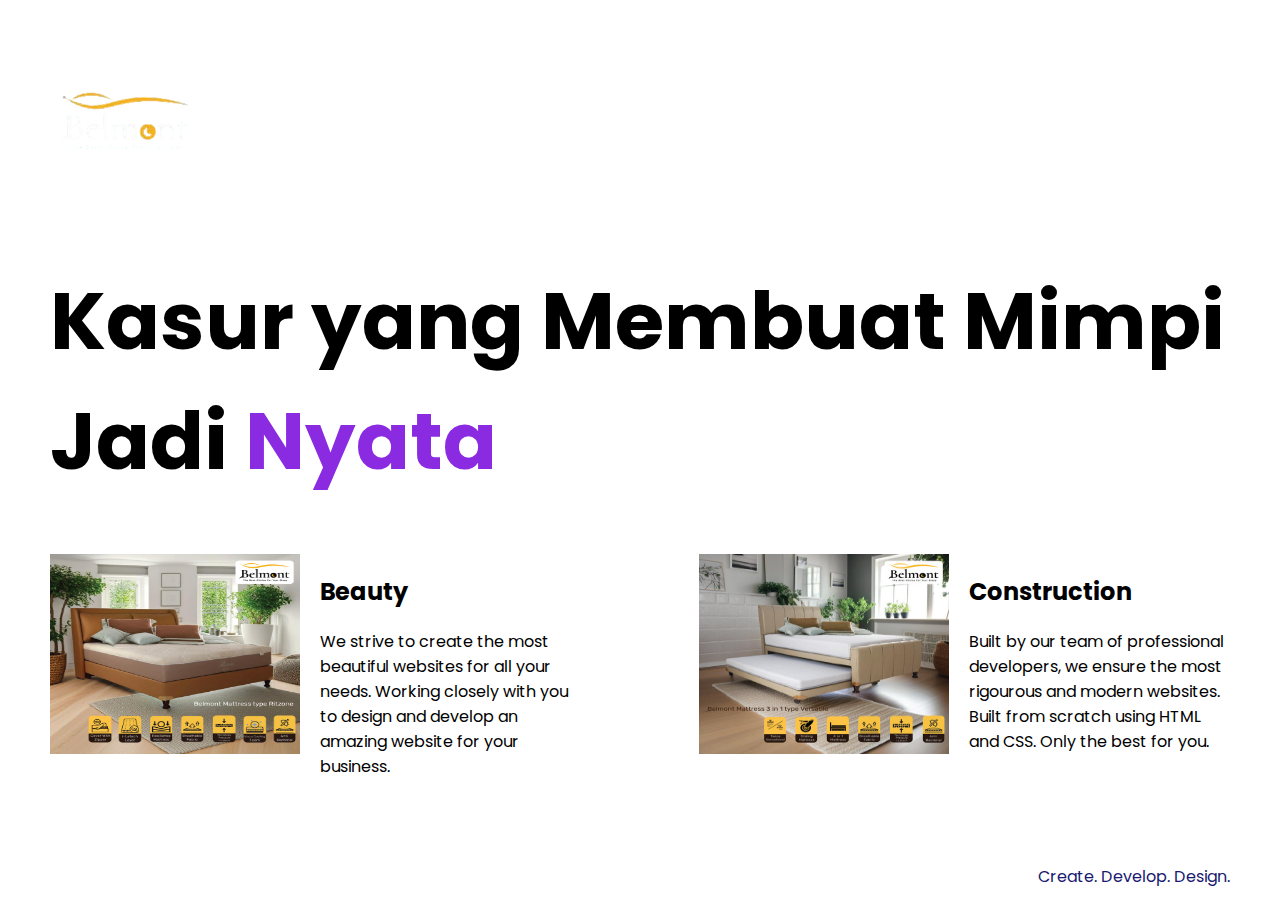
<file: belmont webpage/belmont.html>
<!DOCTYPE html>
<html lang="en">

<head>
  <meta charset="UTF-8">
  <meta name="viewport" content="width=device-width, initial-scale=1.0">
  <title>Agency</title>
  <link rel="stylesheet" href="./belmont.css">
  <link rel="preconnect" href="https://fonts.googleapis.com">
  <link rel="preconnect" href="https://fonts.gstatic.com" crossorigin>
  <link href="https://fonts.googleapis.com/css2?family=Poppins:wght@400;700&display=swap" rel="stylesheet">
</head>

<body>
  <div class="main">
    <img class="logo" src="../gambar anying/gambar_blemont_item-removebg-preview.png" alt="logo">
    <h1>Kasur yang Membuat Mimpi Jadi <span class="tebel">Nyata</span></h1>

    <div class="left card"><img class="tile-image" src="../gambar anying/kasur 1.png" alt="hand and flower in water">
      <h2 class="card-title">Beauty</h2>
      <p class="card-text">We strive to create the most beautiful websites for all your needs. Working closely with you
        to
        design and
        develop an amazing website for your business.</p>
    </div>

    <div class="right card"><img class="tile-image" src="../gambar anying/kasur 2.png" alt="metal structure">
      <h2 class="card-title">Construction</h2>
      <p>Built by our team of professional developers, we ensure the most rigourous and modern websites. Built from
        scratch using HTML and CSS. Only the best for you.</p>
    </div>

  </div>
  <footer>
    <p>Create. Develop. Design.</p>
  </footer>
</body>

</html>
</file>
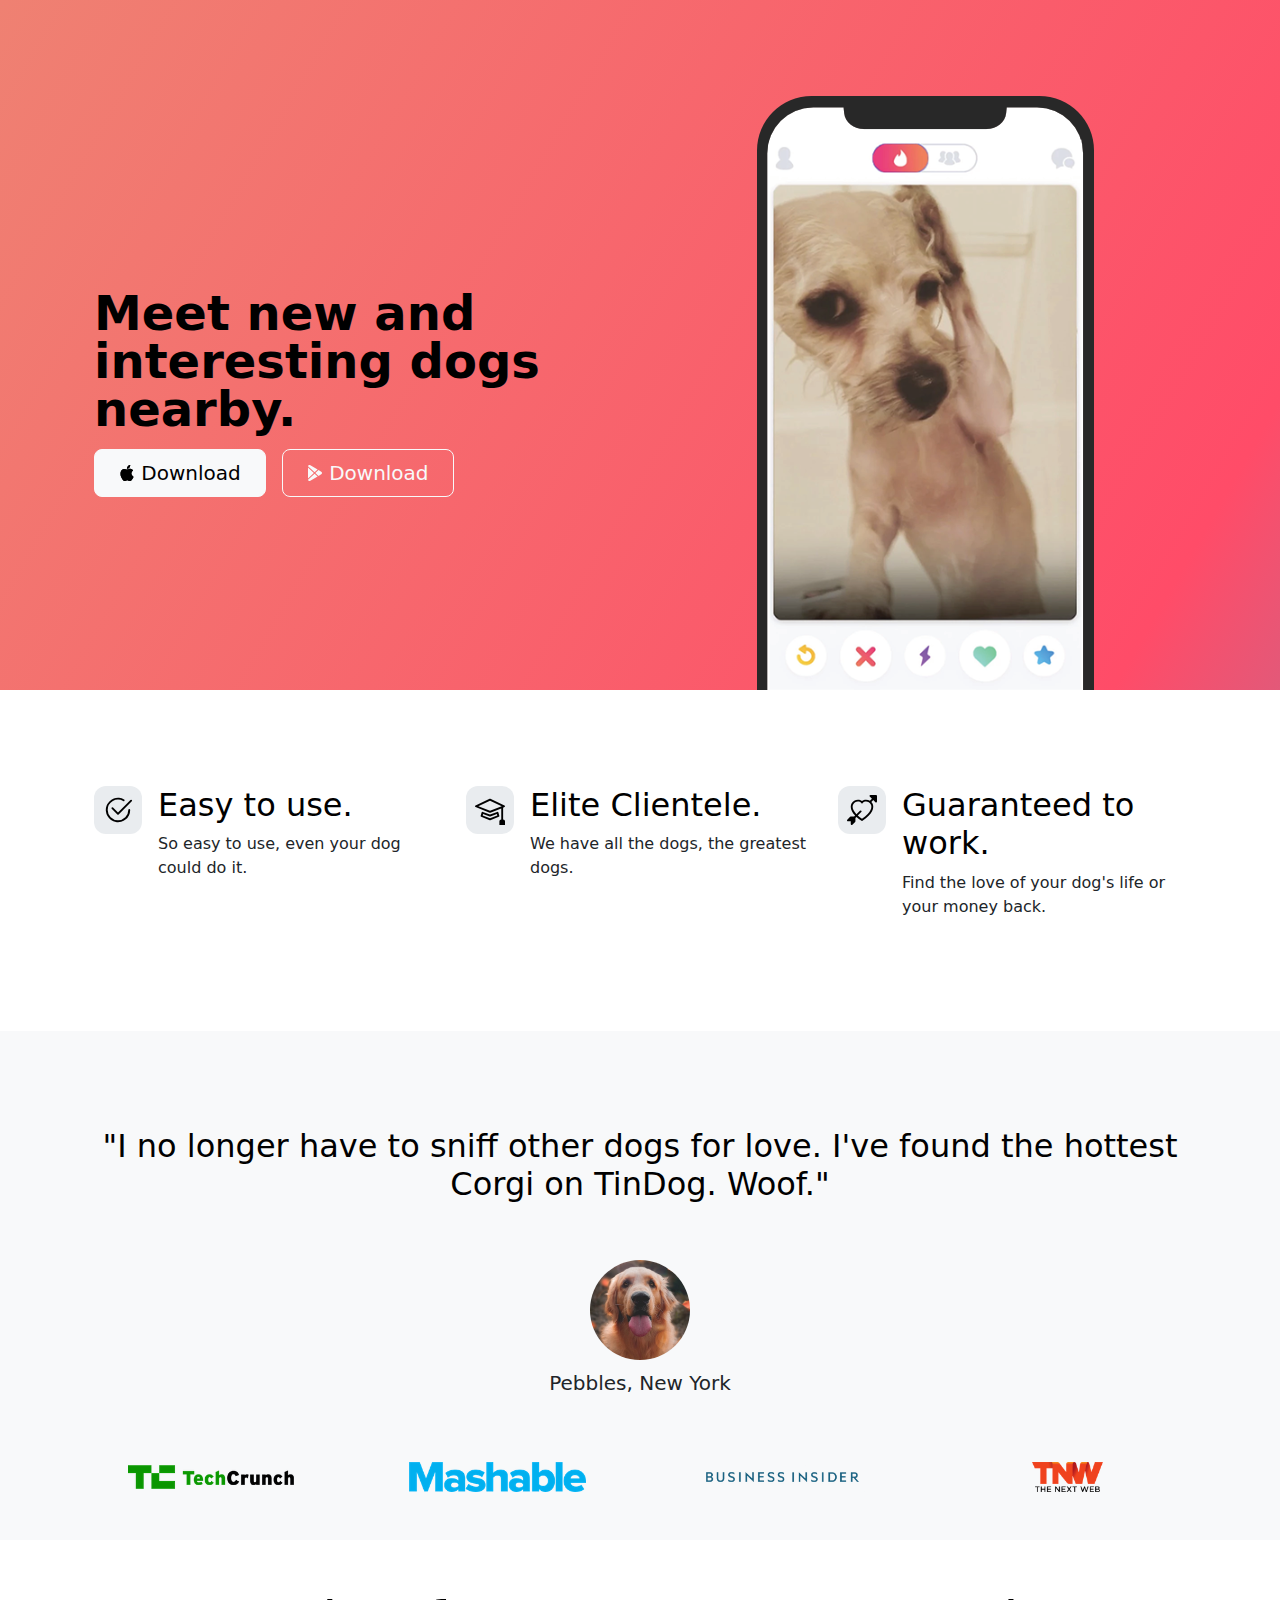
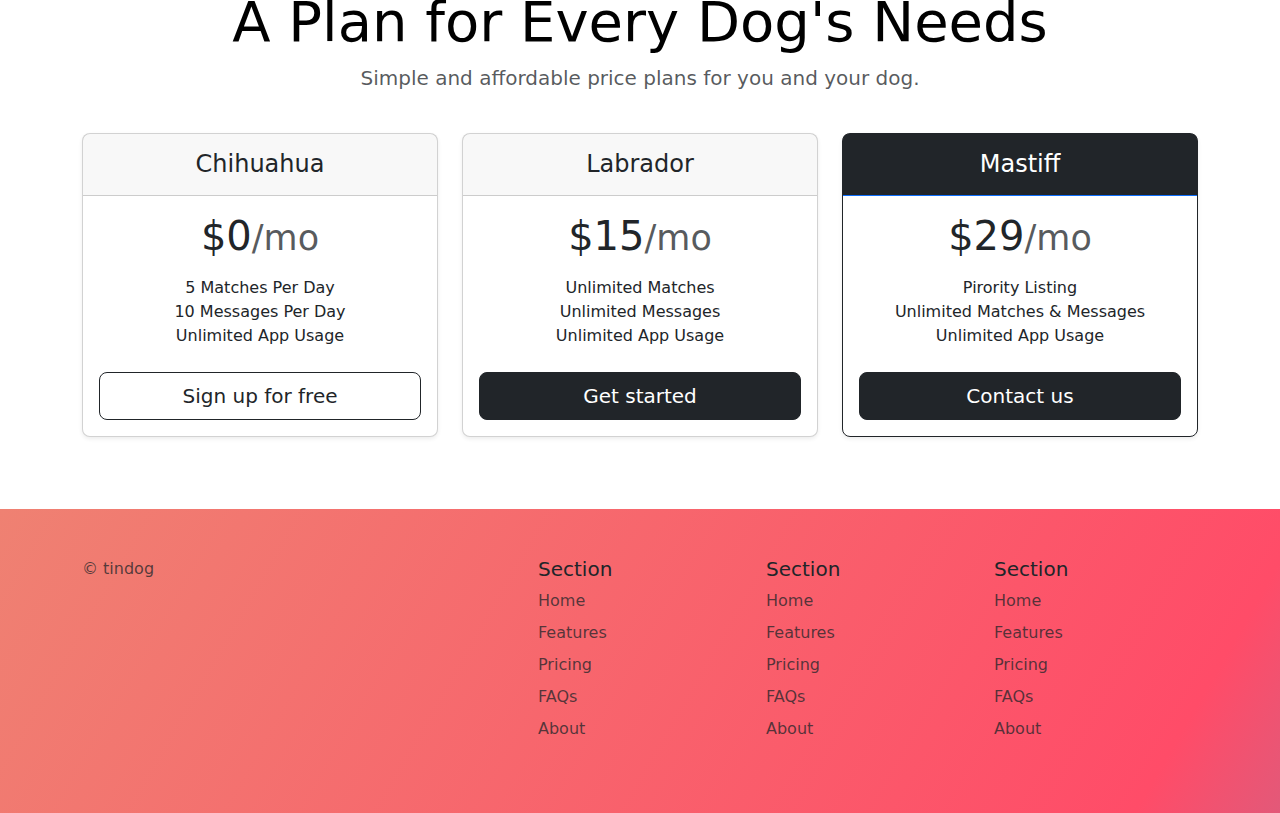
<file: TinDogs/tindog.html>
<!DOCTYPE html>
<html lang="en">

<head>
  <meta charset="UTF-8">
  <meta name="viewport" content="width=device-width, initial-scale=1.0">
  <title>TinDog</title>
  <link rel="stylesheet" href="./css/style.css">
  <link href="https://cdn.jsdelivr.net/npm/bootstrap@5.3.3/dist/css/bootstrap.min.css" 
  rel="stylesheet" integrity="sha384-QWTKZyjpPEjISv5WaRU9OFeRpok6YctnYmDr5pNlyT2bRjXh0JMhjY6hW+ALEwIH" crossorigin="anonymous">
</head>

<body>

  <!-- Title -->
  <section id="title" class="gradient-background">
    <div class="container col-xxl-8 px-4 pt-5">
      <div class="row flex-lg-row-reverse align-items-center g-5 pt-5">
        <div class="col-10 col-sm-8 col-lg-6">
          <img src="./images/iphone.png" class="d-block mx-lg-auto img-fluid" alt="Bootstrap Themes" height="200" loading="lazy">
        </div>
        <div class="col-lg-6">
          <h1 class="display-5 fw-bold text-body-emphasis lh-1 mb-3">Meet new and interesting dogs nearby.</h1>
          <div class="d-grid gap-2 d-md-flex justify-content-md-start">
            <button type="button" class="btn btn-light btn-lg px-4 me-md-2"><svg xmlns="http://www.w3.org/2000/svg" width="16" height="16" fill="currentColor"
              class="bi bi-apple mb-1" viewBox="0 0 16 16">
<path
                d="M11.182.008C11.148-.03 9.923.023 8.857 1.18c-1.066 1.156-.902 2.482-.878 2.516.024.034 1.52.087 2.475-1.258.955-1.345.762-2.391.728-2.43Zm3.314 11.733c-.048-.096-2.325-1.234-2.113-3.422.212-2.189 1.675-2.789 1.698-2.854.023-.065-.597-.79-1.254-1.157a3.692 3.692 0 0 0-1.563-.434c-.108-.003-.483-.095-1.254.116-.508.139-1.653.589-1.968.607-.316.018-1.256-.522-2.267-.665-.647-.125-1.333.131-1.824.328-.49.196-1.422.754-2.074 2.237-.652 1.482-.311 3.83-.067 4.56.244.729.625 1.924 1.273 2.796.576.984 1.34 1.667 1.659 1.899.319.232 1.219.386 1.843.067.502-.308 1.408-.485 1.766-.472.357.013 1.061.154 1.782.539.571.197 1.111.115 1.652-.105.541-.221 1.324-1.059 2.238-2.758.347-.79.505-1.217.473-1.282Z" />
<path
                d="M11.182.008C11.148-.03 9.923.023 8.857 1.18c-1.066 1.156-.902 2.482-.878 2.516.024.034 1.52.087 2.475-1.258.955-1.345.762-2.391.728-2.43Zm3.314 11.733c-.048-.096-2.325-1.234-2.113-3.422.212-2.189 1.675-2.789 1.698-2.854.023-.065-.597-.79-1.254-1.157a3.692 3.692 0 0 0-1.563-.434c-.108-.003-.483-.095-1.254.116-.508.139-1.653.589-1.968.607-.316.018-1.256-.522-2.267-.665-.647-.125-1.333.131-1.824.328-.49.196-1.422.754-2.074 2.237-.652 1.482-.311 3.83-.067 4.56.244.729.625 1.924 1.273 2.796.576.984 1.34 1.667 1.659 1.899.319.232 1.219.386 1.843.067.502-.308 1.408-.485 1.766-.472.357.013 1.061.154 1.782.539.571.197 1.111.115 1.652-.105.541-.221 1.324-1.059 2.238-2.758.347-.79.505-1.217.473-1.282Z" />
</svg> Download</button>
            <button type="button" class="btn btn-outline-light btn-lg px-4"><svg xmlns="http://www.w3.org/2000/svg" width="16" height="16" fill="currentColor"
              class="bi bi-google-play mb-1" viewBox="0 0 16 16">
<path
                d="M14.222 9.374c1.037-.61 1.037-2.137 0-2.748L11.528 5.04 8.32 8l3.207 2.96 2.694-1.586Zm-3.595 2.116L7.583 8.68 1.03 14.73c.201 1.029 1.36 1.61 2.303 1.055l7.294-4.295ZM1 13.396V2.603L6.846 8 1 13.396ZM1.03 1.27l6.553 6.05 3.044-2.81L3.333.215C2.39-.341 1.231.24 1.03 1.27Z" />
</svg> Download</button>
          </div>
        </div>
      </div>
    </div> 

  </section>
  <!-- Features -->
  <section id="features" class="mt-5">
    <div class="container px-4 " id="hanging-icons">
      <div class="row g-4 py-5 row-cols-1 row-cols-lg-3">

        <div class="col d-flex align-items-start">
          <div class="icon-square text-body-emphasis bg-body-secondary d-inline-flex align-items-center justify-content-center fs-4 flex-shrink-0 me-3">
            <svg xmlns="http://www.w3.org/2000/svg" height="30" fill="currentColor" class="bi bi-check2-circle"
              viewBox="0 0 16 16">
              <path
                d="M2.5 8a5.5 5.5 0 0 1 8.25-4.764.5.5 0 0 0 .5-.866A6.5 6.5 0 1 0 14.5 8a.5.5 0 0 0-1 0 5.5 5.5 0 1 1-11 0z" />
              <path
                d="M15.354 3.354a.5.5 0 0 0-.708-.708L8 9.293 5.354 6.646a.5.5 0 1 0-.708.708l3 3a.5.5 0 0 0 .708 0l7-7z" />
</svg>
          </div>
          <div>
            <h3 class="fs-2 text-body-emphasis">Easy to use.</h3>
            <p>So easy to use, even your dog could do it.</p>
          </div>
        </div>
        <div class="col d-flex align-items-start">
          <div class="icon-square text-body-emphasis bg-body-secondary d-inline-flex align-items-center justify-content-center fs-4 flex-shrink-0 me-3">
            <svg xmlns="http://www.w3.org/2000/svg" height="30" fill="currentColor" class="bi bi-mortarboard" viewBox="0 0 16 16">
              <path d="M8.211 2.047a.5.5 0 0 0-.422 0l-7.5 3.5a.5.5 0 0 0 .025.917l7.5 3a.5.5 0 0 0 .372 0L14 7.14V13a1 1 0 0 0-1 1v2h3v-2a1 1 0 0 0-1-1V6.739l.686-.275a.5.5 0 0 0 .025-.917l-7.5-3.5ZM8 8.46 1.758 5.965 8 3.052l6.242 2.913L8 8.46Z"/>
              <path d="M4.176 9.032a.5.5 0 0 0-.656.327l-.5 1.7a.5.5 0 0 0 .294.605l4.5 1.8a.5.5 0 0 0 .372 0l4.5-1.8a.5.5 0 0 0 .294-.605l-.5-1.7a.5.5 0 0 0-.656-.327L8 10.466 4.176 9.032Zm-.068 1.873.22-.748 3.496 1.311a.5.5 0 0 0 .352 0l3.496-1.311.22.748L8 12.46l-3.892-1.556Z"/>
              </svg>
          </div>
          <div>
            <h3 class="fs-2 text-body-emphasis">Elite Clientele.</h3>
            <p>We have all the dogs, the greatest dogs.</p>
          </div>
        </div>
        <div class="col d-flex align-items-start">
          <div class="icon-square text-body-emphasis bg-body-secondary d-inline-flex align-items-center justify-content-center fs-4 flex-shrink-0 me-3">
            <svg xmlns="http://www.w3.org/2000/svg" height="30" fill="currentColor" class="bi bi-arrow-through-heart"
              viewBox="0 0 16 16">
<path fill-rule="evenodd"
                d="M2.854 15.854A.5.5 0 0 1 2 15.5V14H.5a.5.5 0 0 1-.354-.854l1.5-1.5A.5.5 0 0 1 2 11.5h1.793l.53-.53c-.771-.802-1.328-1.58-1.704-2.32-.798-1.575-.775-2.996-.213-4.092C3.426 2.565 6.18 1.809 8 3.233c1.25-.98 2.944-.928 4.212-.152L13.292 2 12.147.854A.5.5 0 0 1 12.5 0h3a.5.5 0 0 1 .5.5v3a.5.5 0 0 1-.854.354L14 2.707l-1.006 1.006c.236.248.44.531.6.845.562 1.096.585 2.517-.213 4.092-.793 1.563-2.395 3.288-5.105 5.08L8 13.912l-.276-.182a21.86 21.86 0 0 1-2.685-2.062l-.539.54V14a.5.5 0 0 1-.146.354l-1.5 1.5Zm2.893-4.894A20.419 20.419 0 0 0 8 12.71c2.456-1.666 3.827-3.207 4.489-4.512.679-1.34.607-2.42.215-3.185-.817-1.595-3.087-2.054-4.346-.761L8 4.62l-.358-.368c-1.259-1.293-3.53-.834-4.346.761-.392.766-.464 1.845.215 3.185.323.636.815 1.33 1.519 2.065l1.866-1.867a.5.5 0 1 1 .708.708L5.747 10.96Z" />
</svg>
          </div>
          <div>
            <h3 class="fs-2 text-body-emphasis">Guaranteed to work.</h3>
            <p>Find the love of your dog's life or your money back.</p>
          </div>
        </div>
      </div>
    </div>

  </section>
  <!-- Testimonial -->
  <section id="testimonial">
    <div class="mt-5">
      <div class="p-5 text-center bg-body-tertiary">
        <div class="container py-5">
          <h2 class="text-body-emphasis">"I no longer have to sniff other dogs for love. I've found the hottest Corgi on TinDog. Woof."</h2>
          <p class="col-lg-8 mx-auto lead">
            <img class="rounded-circle mt-5 mb-2" src="./images/dog-img.jpg" height="100" alt="Pebbles, New York" ><br> Pebbles, New York
          </p>
        </div>
        <div class="container">
            <div class="row">
              <div class="col-sm-12 col-lg-3">
                <img src="./images/techcrunch.png" height="30px">
              </div>
              <div class="col-sm-12 col-lg-3">
                <img src="./images/mashable.png" height="30px">
              </div>
              <div class="col-sm-12 col-lg-3">
                <img src="./images/bizinsider.png" height="30px">
              </div>
              <div class="col-sm-12 col-lg-3">
                <img src="./images/tnw.png" height="30px">
              </div>
            </div>
          </div>
      </div>
    </div>

  </section>
  <!-- Pricing -->
  <section id="pricing">
    <div class="container ">
      <header>    
        <div class="pricing-header p-5 pb-md-4 mx-auto text-center">
          <h2 class="display-4 fw-normal text-body-emphasis">A Plan for Every Dog's Needs</h2>
          <p class="fs-5 text-body-secondary">Simple and affordable price plans for you and your dog.</p>
        </div>
      </header>
    
      <main>
        <div class="row row-cols-1 row-cols-md-3 mb-3 text-center">
          <div class="col">
            <div class="card mb-4 rounded-3 shadow-sm">
              <div class="card-header py-3">
                <h4 class="my-0 fw-normal">Chihuahua</h4>
              </div>
              <div class="card-body">
                <h1 class="card-title pricing-card-title">$0<small class="text-body-secondary fw-light">/mo</small></h1>
                <ul class="list-unstyled mt-3 mb-4">
                  <li>5 Matches Per Day</li>
                  <li>10 Messages Per Day</li>
                  <li>Unlimited App Usage</li>
                </ul>
                <button type="button" class="w-100 btn btn-lg btn-outline-dark">Sign up for free</button>
              </div>
            </div>
          </div>
          <div class="col">
            <div class="card mb-4 rounded-3 shadow-sm">
              <div class="card-header py-3">
                <h4 class="my-0 fw-normal">Labrador</h4>
              </div>
              <div class="card-body">
                <h1 class="card-title pricing-card-title">$15<small class="text-body-secondary fw-light">/mo</small></h1>
                <ul class="list-unstyled mt-3 mb-4">
                  <li>Unlimited Matches</li>
                  <li>Unlimited Messages</li>
                  <li>Unlimited App Usage</li>
                </ul>
                <button type="button" class="w-100 btn btn-lg btn-dark">Get started</button>
              </div>
            </div>
          </div>
          <div class="col">
            <div class="card mb-4 rounded-3 shadow-sm border-dark">
              <div class="card-header py-3 text-bg-dark border-primary">
                <h4 class="my-0 fw-normal">Mastiff</h4>
              </div>
              <div class="card-body">
                <h1 class="card-title pricing-card-title">$29<small class="text-body-secondary fw-light">/mo</small></h1>
                <ul class="list-unstyled mt-3 mb-4">
                  <li>Pirority Listing</li>
                  <li>Unlimited Matches & Messages</li>
                  <li>Unlimited App Usage</li>
                </ul>
                <button type="button" class="w-100 btn btn-lg btn-dark">Contact us</button>
              </div>
            </div>
          </div>
        </div>        
        </div>
      </main>
    </div>

  </section>
  <!-- Footer -->
  <section id="footer" class="gradient-background">
    <div class="container">
      <footer class="row row-cols-1 row-cols-sm-2 row-cols-md-5 py-5 mt-5">
        <div class="col mb-3">
          <p class="text-body-secondary">© tindog</p>
        </div>
    
        <div class="col mb-3">
    
        </div>
    
        <div class="col mb-3">
          <h5>Section</h5>
          <ul class="nav flex-column">
            <li class="nav-item mb-2"><a href="#" class="nav-link p-0 text-body-secondary">Home</a></li>
            <li class="nav-item mb-2"><a href="#" class="nav-link p-0 text-body-secondary">Features</a></li>
            <li class="nav-item mb-2"><a href="#" class="nav-link p-0 text-body-secondary">Pricing</a></li>
            <li class="nav-item mb-2"><a href="#" class="nav-link p-0 text-body-secondary">FAQs</a></li>
            <li class="nav-item mb-2"><a href="#" class="nav-link p-0 text-body-secondary">About</a></li>
          </ul>
        </div>
    
        <div class="col mb-3">
          <h5>Section</h5>
          <ul class="nav flex-column">
            <li class="nav-item mb-2"><a href="#" class="nav-link p-0 text-body-secondary">Home</a></li>
            <li class="nav-item mb-2"><a href="#" class="nav-link p-0 text-body-secondary">Features</a></li>
            <li class="nav-item mb-2"><a href="#" class="nav-link p-0 text-body-secondary">Pricing</a></li>
            <li class="nav-item mb-2"><a href="#" class="nav-link p-0 text-body-secondary">FAQs</a></li>
            <li class="nav-item mb-2"><a href="#" class="nav-link p-0 text-body-secondary">About</a></li>
          </ul>
        </div>
    
        <div class="col mb-3">
          <h5>Section</h5>
          <ul class="nav flex-column">
            <li class="nav-item mb-2"><a href="#" class="nav-link p-0 text-body-secondary">Home</a></li>
            <li class="nav-item mb-2"><a href="#" class="nav-link p-0 text-body-secondary">Features</a></li>
            <li class="nav-item mb-2"><a href="#" class="nav-link p-0 text-body-secondary">Pricing</a></li>
            <li class="nav-item mb-2"><a href="#" class="nav-link p-0 text-body-secondary">FAQs</a></li>
            <li class="nav-item mb-2"><a href="#" class="nav-link p-0 text-body-secondary">About</a></li>
          </ul>
        </div>
      </footer>
    </div>

  </section>
  <script src="https://cdn.jsdelivr.net/npm/bootstrap@5.3.3/dist/js/bootstrap.bundle.min.js" 
  integrity="sha384-YvpcrYf0tY3lHB60NNkmXc5s9fDVZLESaAA55NDzOxhy9GkcIdslK1eN7N6jIeHz" crossorigin="anonymous"></script>
</body>

</html>
</file>
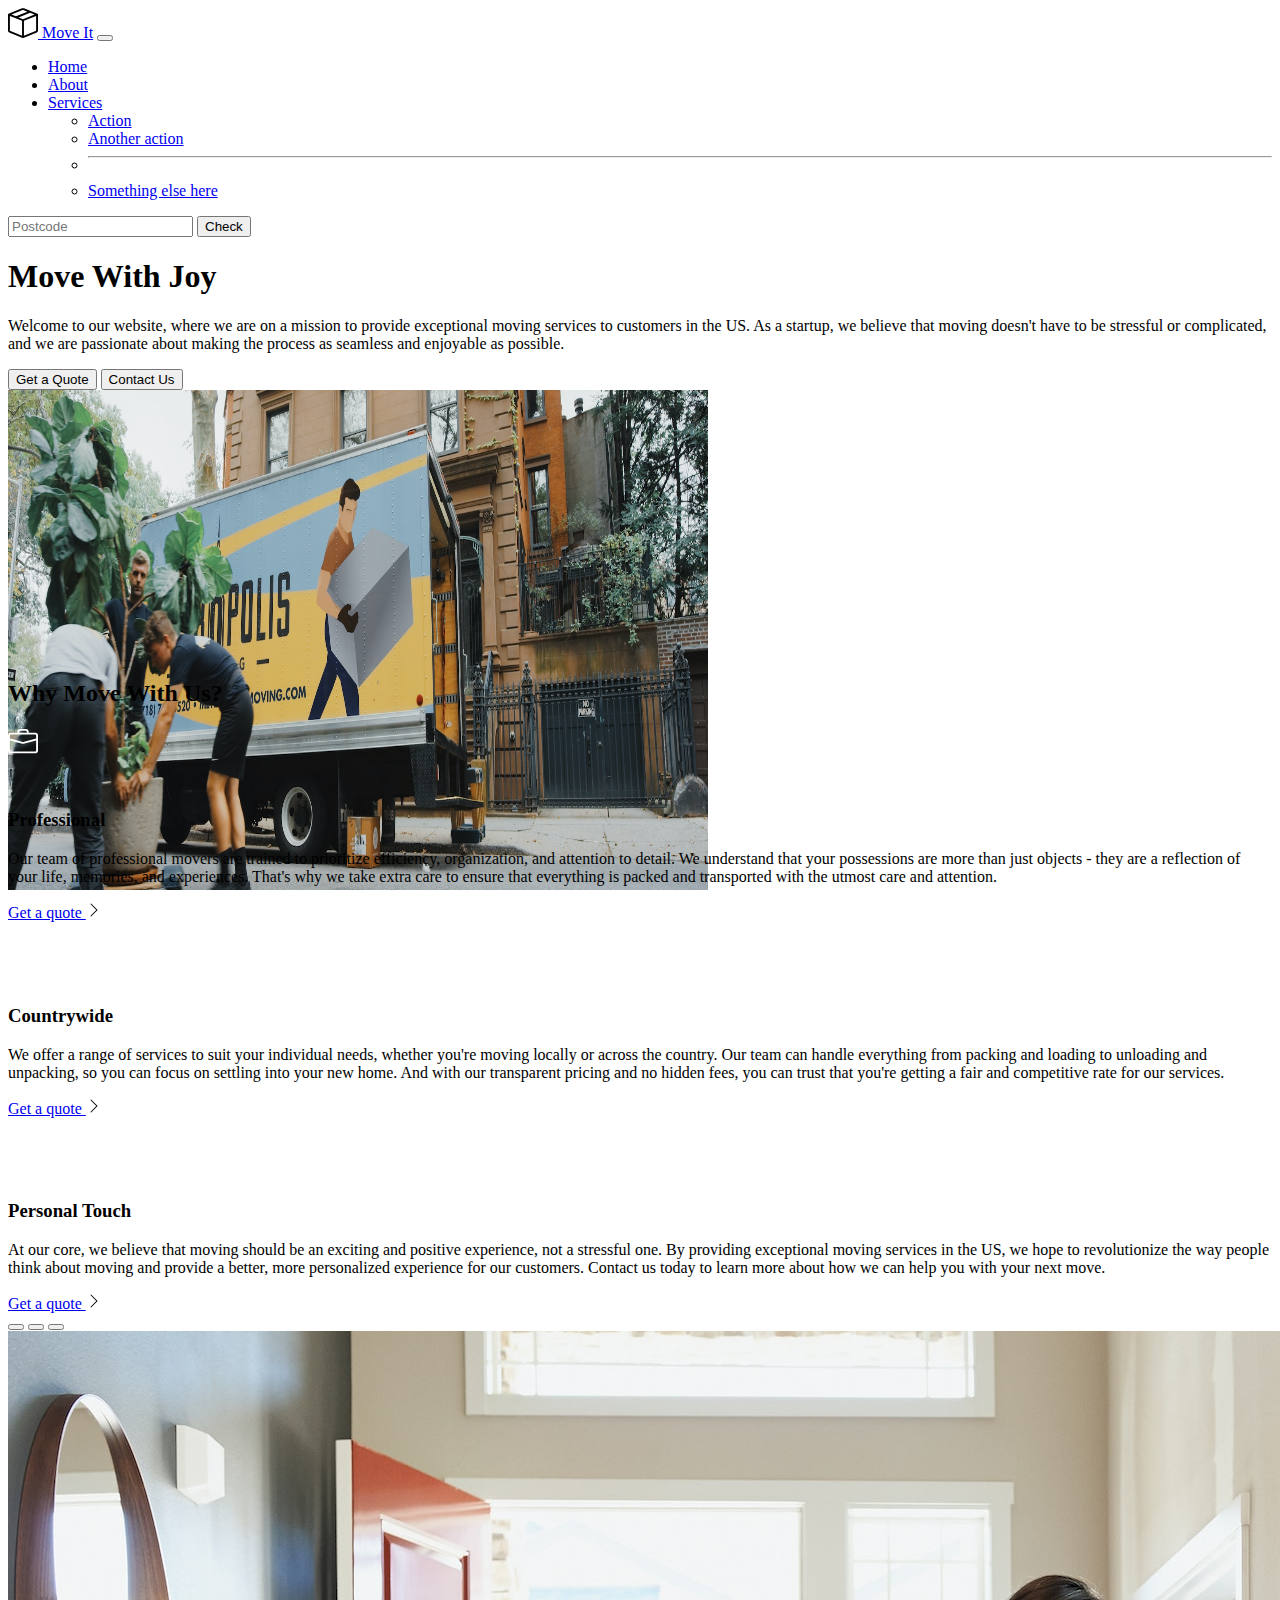
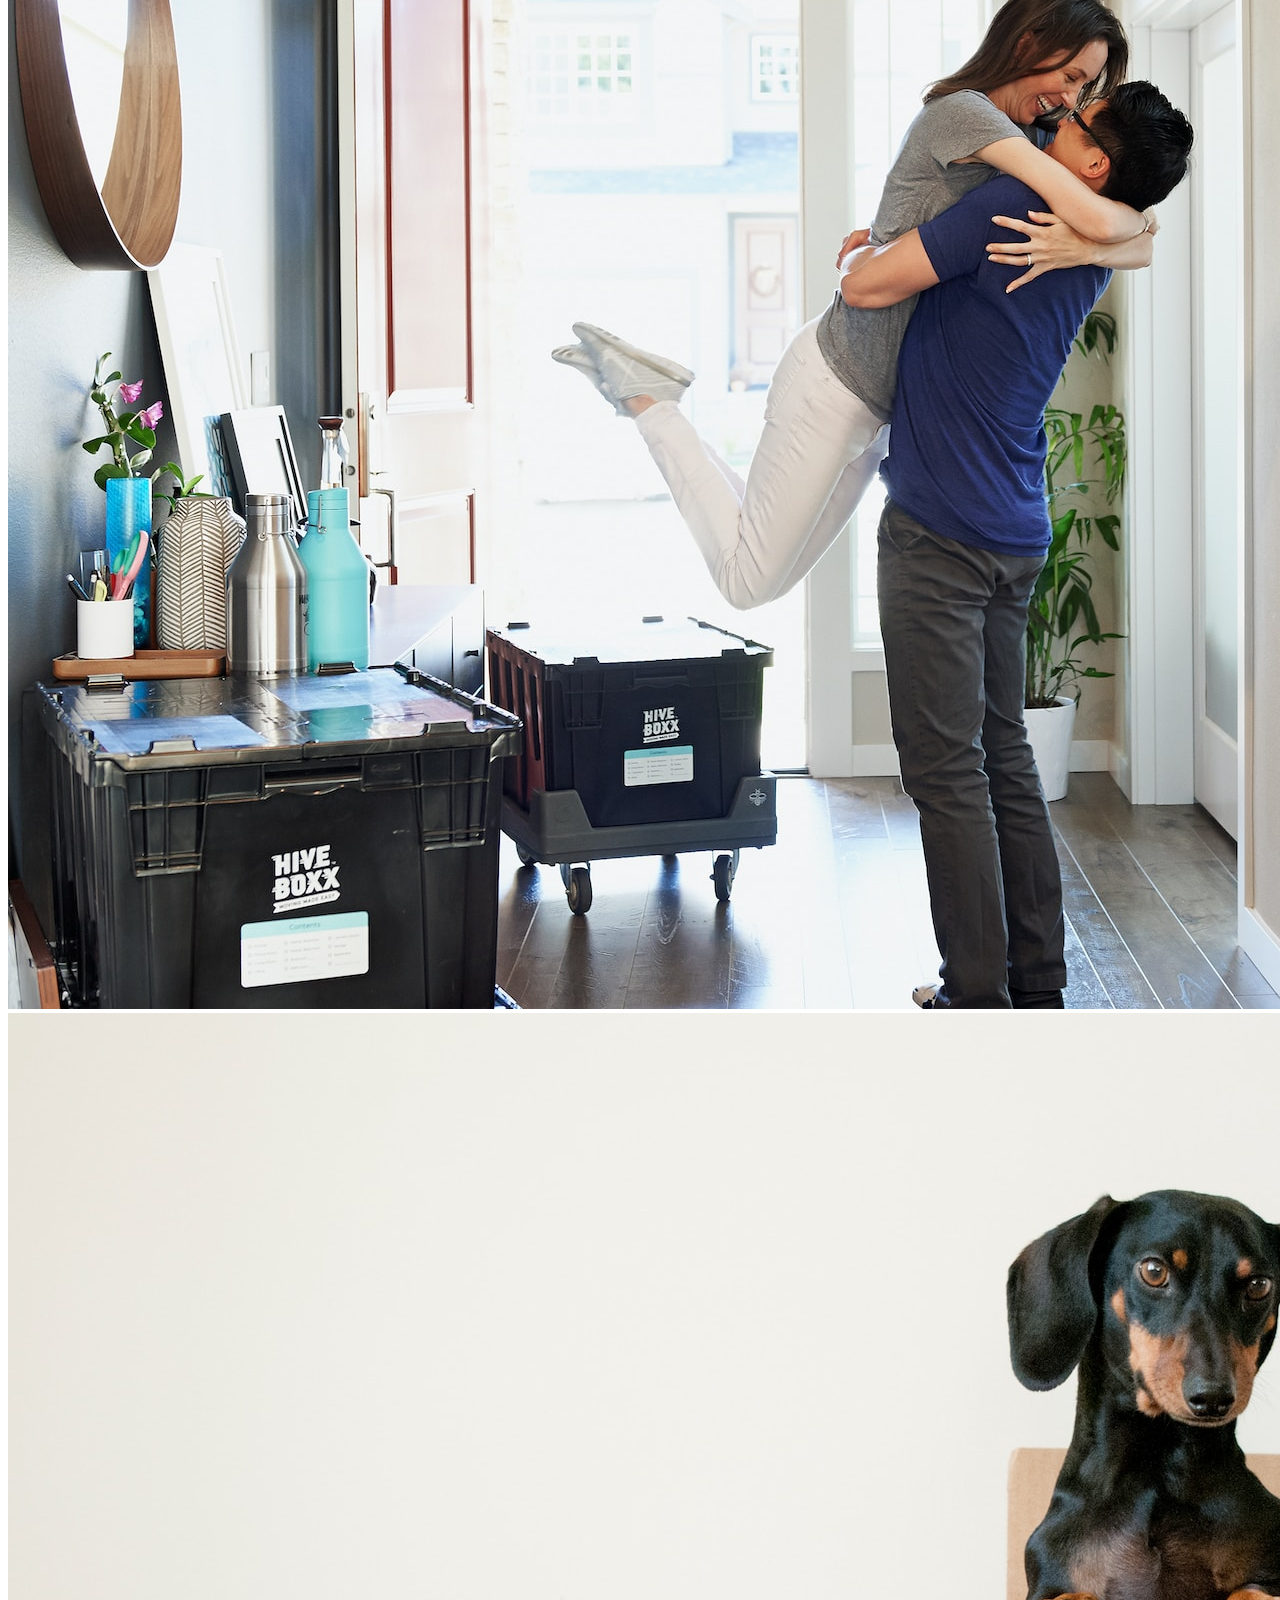
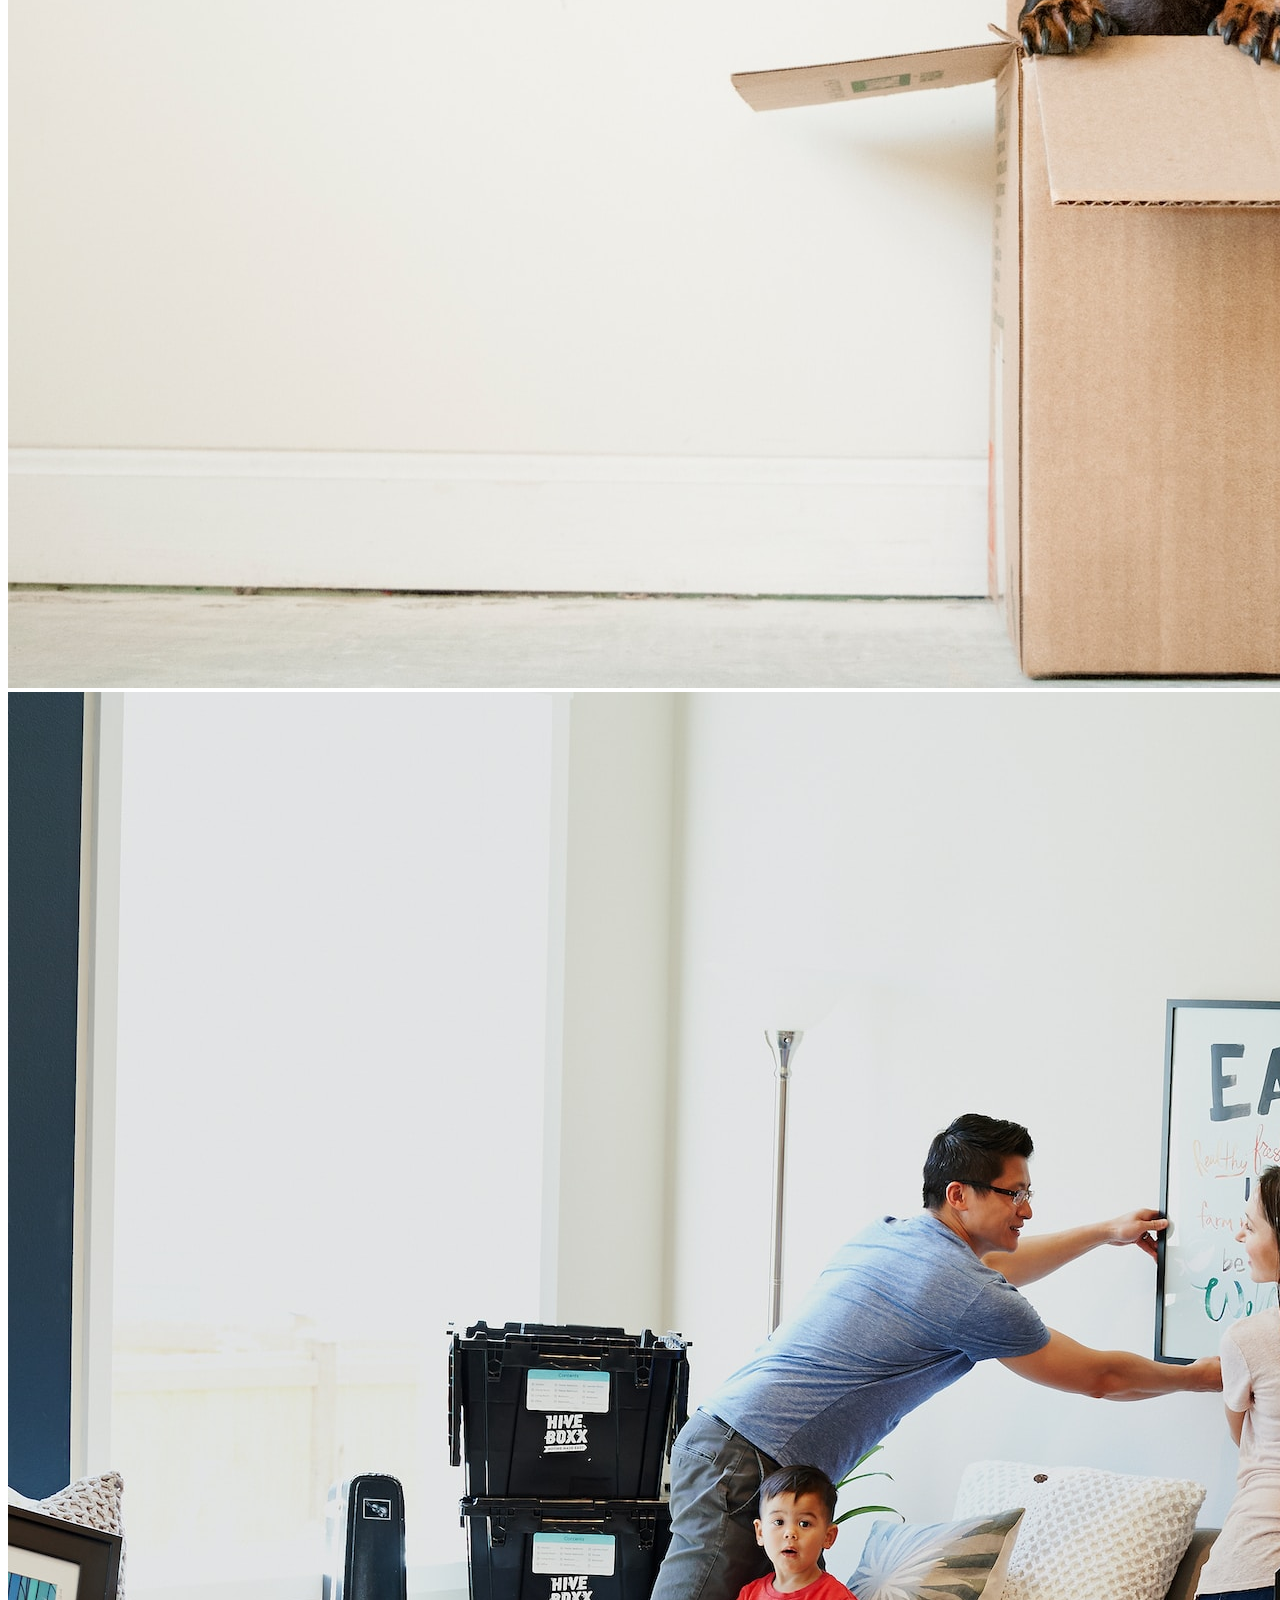
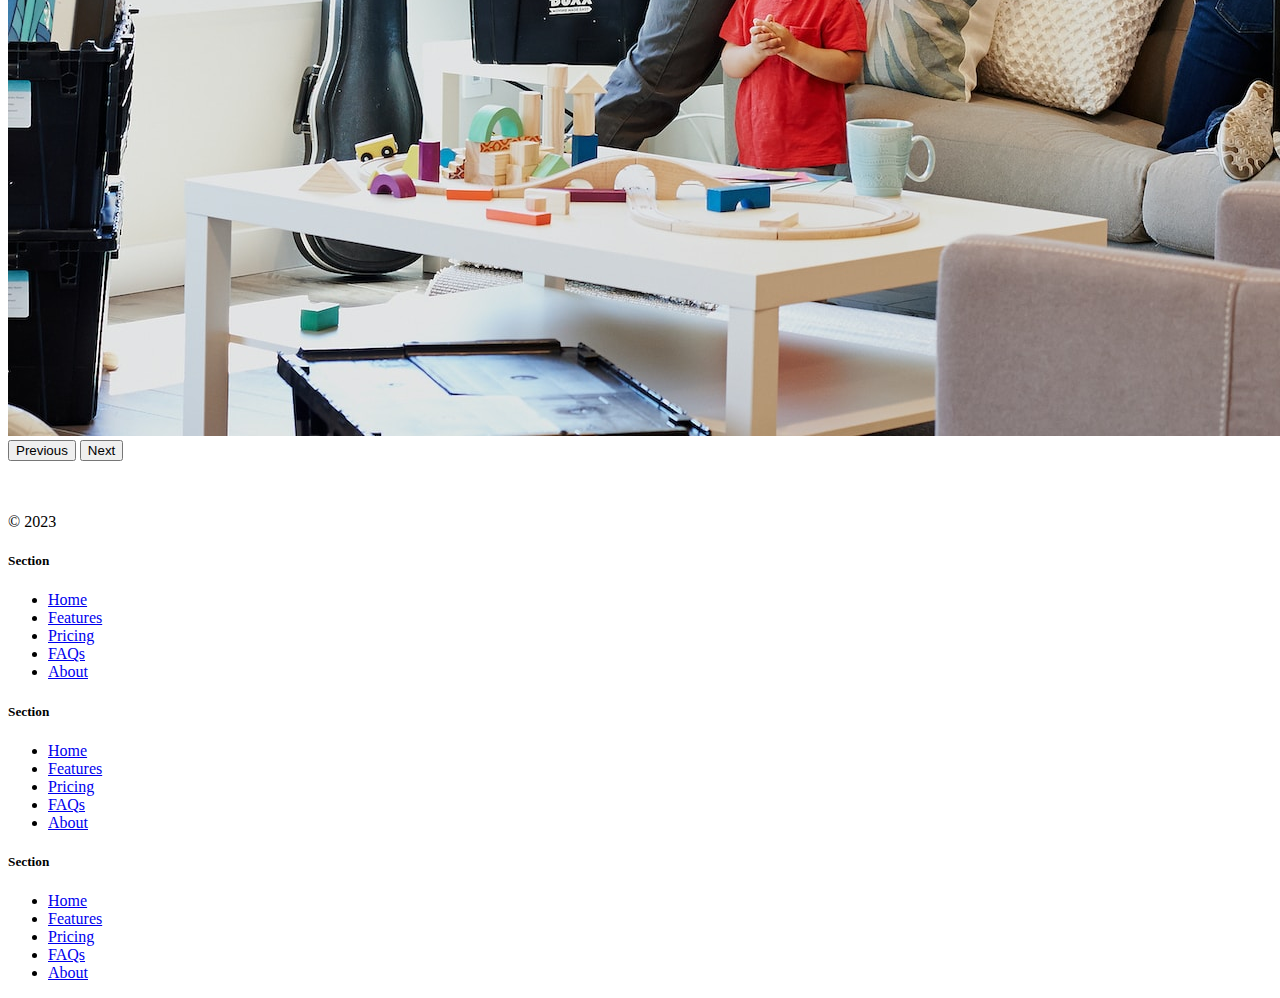
<file: KangPaket/11.2 Bootstrap Components/solution.html>
<!DOCTYPE html>
<html lang="en">

<head>
  <meta charset="UTF-8">
  <meta name="viewport" content="width=device-width, initial-scale=1.0">
  <title>Bootstrap Components</title>
  <link href="https://cdn.jsdelivr.net/npm/bootstrap@5.3.0-alpha2/dist/css/bootstrap.min.css" rel="stylesheet"
    integrity="sha384-aFq/bzH65dt+w6FI2ooMVUpc+21e0SRygnTpmBvdBgSdnuTN7QbdgL+OapgHtvPp" crossorigin="anonymous">
  <style>
    .feature-icon {
      width: 4rem;
      height: 4rem;
      border-radius: 0.75rem;
    }
  </style>
</head>

<body>

  <nav class="navbar navbar-expand-lg bg-body-tertiary">
    <div class="container-fluid">
      <a class="navbar-brand" href="#"><img src="./box-seam.svg" alt="moveit brand icon" height="30"> Move It</a>
      <button class="navbar-toggler" type="button" data-bs-toggle="collapse" data-bs-target="#navbarSupportedContent"
        aria-controls="navbarSupportedContent" aria-expanded="false" aria-label="Toggle navigation">
        <span class="navbar-toggler-icon"></span>
      </button>
      <div class="collapse navbar-collapse" id="navbarSupportedContent">
        <ul class="navbar-nav me-auto mb-2 mb-lg-0">
          <li class="nav-item">
            <a class="nav-link active" aria-current="page" href="#">Home</a>
          </li>
          <li class="nav-item">
            <a class="nav-link" href="#">About</a>
          </li>
          <li class="nav-item dropdown">
            <a class="nav-link dropdown-toggle" href="#" role="button" data-bs-toggle="dropdown" aria-expanded="false">
              Services
            </a>
            <ul class="dropdown-menu">
              <li><a class="dropdown-item" href="#">Action</a></li>
              <li><a class="dropdown-item" href="#">Another action</a></li>
              <li>
                <hr class="dropdown-divider">
              </li>
              <li><a class="dropdown-item" href="#">Something else here</a></li>
            </ul>
          </li>
        </ul>
        <form class="d-flex" role="search">
          <input class="form-control me-2" type="search" placeholder="Postcode" aria-label="Search">
          <button class="btn btn-outline-success" type="submit">Check</button>
        </form>
      </div>
    </div>
  </nav>


  <div class="px-4 pt-5 my-5 text-center border-bottom">
    <h1 class="display-4 fw-bold text-body-emphasis">Move With Joy</h1>
    <div class="col-lg-6 mx-auto">
      <p class="lead mb-4">Welcome to our website, where we are on a mission to provide exceptional moving services to
        customers in the US. As a
        startup, we believe that moving doesn't have to be stressful or complicated, and we are passionate about making
        the
        process as seamless and enjoyable as possible.
      </p>
      <div class="d-grid gap-2 d-sm-flex justify-content-sm-center mb-5">
        <button type="button" class="btn btn-primary btn-lg px-4 me-sm-3">Get a Quote</button>
        <button type="button" class="btn btn-outline-secondary btn-lg px-4">Contact Us</button>
      </div>
    </div>
    <div class="overflow-hidden" style="max-height: 30vh;">
      <div class="container px-5">
        <img src="./moving-van.jpg" class="img-fluid border rounded-3 shadow-lg mb-4" alt="Example image" width="700"
          height="500" loading="lazy">
      </div>
    </div>
  </div>

  <div class="container px-4 py-5" id="featured-3">
    <h2 class="pb-2 border-bottom">Why Move With Us?</h2>
    <div class="row g-4 py-5 row-cols-1 row-cols-lg-3">
      <div class="feature col">
        <div
          class="feature-icon d-inline-flex align-items-center justify-content-center text-bg-primary bg-gradient fs-2 mb-3">
          <img src="./briefcase.svg" alt="briefcase" height="30">
        </div>
        <h3 class="fs-2">Professional</h3>
        <p>Our team of professional movers are trained to prioritize efficiency, organization, and attention to detail.
          We
          understand that your possessions are more than just objects - they are a reflection of your life, memories,
          and
          experiences. That's why we take extra care to ensure that everything is packed and transported with the utmost
          care and
          attention.</p>
        <a href="#" class="icon-link">
          Get a quote
          <img src="./chevron-right.svg" alt="chevron-right">
        </a>
      </div>
      <div class="feature col">
        <div
          class="feature-icon d-inline-flex align-items-center justify-content-center text-bg-primary bg-gradient fs-2 mb-3">
          <img src="./bus-front.svg" alt="bus-front" height="30">
        </div>
        <h3 class="fs-2">Countrywide</h3>
        <p>We offer a range of services to suit your individual needs, whether you're moving locally or across the
          country. Our
          team can handle everything from packing and loading to unloading and unpacking, so you can focus on settling
          into your
          new home. And with our transparent pricing and no hidden fees, you can trust that you're getting a fair and
          competitive
          rate for our services.</p>
        <a href="#" class="icon-link">
          Get a quote
          <img src="./chevron-right.svg" alt="chevron-right">
        </a>
      </div>
      <div class="feature col">
        <div
          class="feature-icon d-inline-flex align-items-center justify-content-center text-bg-primary bg-gradient fs-2 mb-3">
          <img src="./chat-square-heart.svg" alt="chat-square-heart" height="30">
        </div>
        <h3 class="fs-2">Personal Touch</h3>
        <p>At our core, we believe that moving should be an exciting and positive experience, not a stressful one. By
          providing
          exceptional moving services in the US, we hope to revolutionize the way people think about moving and provide
          a better,
          more personalized experience for our customers. Contact us today to learn more about how we can help you with
          your next
          move.</p>
        <a href="#" class="icon-link">
          Get a quote
          <img src="./chevron-right.svg" alt="chevron-right">
        </a>
      </div>
    </div>
  </div>
  <div class="container">
    <div id="carouselExampleIndicators" class="carousel slide">
      <div class="carousel-indicators">
        <button type="button" data-bs-target="#carouselExampleIndicators" data-bs-slide-to="0" class="active"
          aria-current="true" aria-label="Slide 1"></button>
        <button type="button" data-bs-target="#carouselExampleIndicators" data-bs-slide-to="1"
          aria-label="Slide 2"></button>
        <button type="button" data-bs-target="#carouselExampleIndicators" data-bs-slide-to="2"
          aria-label="Slide 3"></button>
      </div>
      <div class="carousel-inner">
        <div class="carousel-item active">
          <img src="./couple.jpg" class="d-block w-100" alt="couple">
        </div>
        <div class="carousel-item">
          <img src="./dog.jpg" class="d-block w-100" alt="dog">
        </div>
        <div class="carousel-item">
          <img src="./family.jpg" class="d-block w-100" alt="family">
        </div>
      </div>
      <button class="carousel-control-prev" type="button" data-bs-target="#carouselExampleIndicators"
        data-bs-slide="prev">
        <span class="carousel-control-prev-icon" aria-hidden="true"></span>
        <span class="visually-hidden">Previous</span>
      </button>
      <button class="carousel-control-next" type="button" data-bs-target="#carouselExampleIndicators"
        data-bs-slide="next">
        <span class="carousel-control-next-icon" aria-hidden="true"></span>
        <span class="visually-hidden">Next</span>
      </button>
    </div>
  </div>

  <div class="container">
    <footer class="row row-cols-1 row-cols-sm-2 row-cols-md-5 py-5 my-5 border-top">
      <div class="col mb-3">
        <a href="/" class="d-flex align-items-center mb-3 link-body-emphasis text-decoration-none">
          <svg class="bi me-2" width="40" height="32">
            <use xlink:href="#bootstrap"></use>
          </svg>
        </a>
        <p class="text-body-secondary">© 2023</p>
      </div>

      <div class="col mb-3">

      </div>

      <div class="col mb-3">
        <h5>Section</h5>
        <ul class="nav flex-column">
          <li class="nav-item mb-2"><a href="#" class="nav-link p-0 text-body-secondary">Home</a></li>
          <li class="nav-item mb-2"><a href="#" class="nav-link p-0 text-body-secondary">Features</a></li>
          <li class="nav-item mb-2"><a href="#" class="nav-link p-0 text-body-secondary">Pricing</a></li>
          <li class="nav-item mb-2"><a href="#" class="nav-link p-0 text-body-secondary">FAQs</a></li>
          <li class="nav-item mb-2"><a href="#" class="nav-link p-0 text-body-secondary">About</a></li>
        </ul>
      </div>

      <div class="col mb-3">
        <h5>Section</h5>
        <ul class="nav flex-column">
          <li class="nav-item mb-2"><a href="#" class="nav-link p-0 text-body-secondary">Home</a></li>
          <li class="nav-item mb-2"><a href="#" class="nav-link p-0 text-body-secondary">Features</a></li>
          <li class="nav-item mb-2"><a href="#" class="nav-link p-0 text-body-secondary">Pricing</a></li>
          <li class="nav-item mb-2"><a href="#" class="nav-link p-0 text-body-secondary">FAQs</a></li>
          <li class="nav-item mb-2"><a href="#" class="nav-link p-0 text-body-secondary">About</a></li>
        </ul>
      </div>

      <div class="col mb-3">
        <h5>Section</h5>
        <ul class="nav flex-column">
          <li class="nav-item mb-2"><a href="#" class="nav-link p-0 text-body-secondary">Home</a></li>
          <li class="nav-item mb-2"><a href="#" class="nav-link p-0 text-body-secondary">Features</a></li>
          <li class="nav-item mb-2"><a href="#" class="nav-link p-0 text-body-secondary">Pricing</a></li>
          <li class="nav-item mb-2"><a href="#" class="nav-link p-0 text-body-secondary">FAQs</a></li>
          <li class="nav-item mb-2"><a href="#" class="nav-link p-0 text-body-secondary">About</a></li>
        </ul>
      </div>
    </footer>
  </div>
  <script src="https://cdn.jsdelivr.net/npm/bootstrap@5.3.0-alpha3/dist/js/bootstrap.bundle.min.js"
    integrity="sha384-ENjdO4Dr2bkBIFxQpeoTz1HIcje39Wm4jDKdf19U8gI4ddQ3GYNS7NTKfAdVQSZe"
    crossorigin="anonymous"></script>
</body>

</html>
</file>
<file: porto.css>
:root {
--primary-color: #2ecc71;
    --secondary-color: #2771ae;
    --accent-color: #f39c12;
    --text-color: #ffffff;
    --background-color:#34495e;
}


@keyframes fadeIn {
    from {
        opacity: 0;
    }

    to {
        opacity: 1;
    }
}

html {
    scroll-behavior: smooth;
}

body {
    background-color: var(--background-color);
    color: var(--text-color);
    margin: 0;
    font-size: 1.5rem;
    font-family: "Gloria Hallelujah", cursive;
    font-weight: 400;
    font-style: normal;
}

.home {
    display: flex;
    justify-content: center;
    align-items: center;
    background: linear-gradient(135deg, var(--secondary-color), var(--primary-color));
    background-color: #365b6d;
    height: 100vh;
    position: relative;
}

.opening {
    position: relative;
    text-align: center;
    animation: fadeIn 2s ease-in;
}

h1 {
    font-size: 4rem;
    margin-bottom: 0;
}

.navbar {
    display: flex;
    justify-content: space-evenly;
    position: sticky;
    top: 0;
    font-size: 20px;
    padding-block: 20px;
    background-color: var(--secondary-color);
    box-shadow: 0px 10px 10px rgba(0, 0, 0, 0.419);
    z-index: 9999;
    font-weight: bold;
}
.navbar a {
    text-decoration: none;
    color: white;
    transition: color 0.4s, transform 0.3s;
}
.navbar a:hover {
    color: var(--accent-color);
    transform: translateY(-3px);
}

.up {
    position: sticky;
    top: 650px;
    padding-inline: 20px;
    z-index: 9999;
    font-size: 2rem;
    background-color: #ffffff18;
    border-radius: 40%;
    display: inline-block;
    left: 20px;
}
.up a {
    color: white;
}
.up a:hover {
    color: black;
}
.profile {
    display: grid;
    grid-template-rows: repeat(8, 130px);
    grid-template-columns: repeat(5, 20%);
    margin-bottom: 100px;
}

.pfp {
    height: 200px;
    width: 200px;
    border-radius: 80%;
    transition: transform 0.3s ease;
    box-shadow: 5px 10px 7px rgba(0, 0, 0, 0.419);
}

.pfp:hover {
    transform: scale(2.05);
}

.in-profile {
    text-align: center;
    grid-area: 2/2/4/5;
}

.in-profile p {
    text-align: center;
    padding-top: 10px;
}

.in-profile h3 {
    grid-area: 4/3/4/4;
    margin-top: 40px;
    padding: 10px;
    overflow: hidden;
}

span {
    font-size: 5rem;
}

.container {
    margin-top: 400px;
    display: grid;
    grid-template-rows: repeat(4, 600px);
    grid-template-columns: repeat(2, 50%);
    gap: 0px;
    background-color: var(--secondary-color);
}

img {
    height: 100%;
    width: 100%;
    object-fit: cover;
    transition: transform 0.3s ease;
}

img:hover {
    transform: scale(1.05);
}

.container>div {
    display: flex;
    justify-content: center;
    align-items: center;
    font-size: 1.2rem;
}

.container>div>p {
    padding: 50px;
    text-align: justify;
}

.wrapper {
    display: flex;
    height: 100vh;
    justify-content: center;
    align-items: center;
    position: relative;
    margin-bottom: 100px;
}

.content {
    text-align: center;
}

.content h3 {
    font-weight: bold;
}

.content p {
    margin-top: 1rem;
}

.box {
    display: wrap;
    justify-content: center;
    align-items: center;
    height: 50%;
}

#card {
    text-align: center;
    width: 100%;
}

#card>img {
    width: 50%;
    border-radius: 10px;
    box-shadow: 0 2px 10px rgba(255, 255, 255, 0.408);
    padding: 20px;
    overflow-y: auto;

}

.view {
    display: flex;
    justify-content: center;
    align-items: center;
}

.view img {
    width: 30%;
    margin-inline: 20px;
    border-radius: 10px;
    box-shadow: 0 2px 10px rgba(255, 255, 255, 0.408);
    padding: 20px;
    overflow-y: auto;
}


@media(max-width: 800px) {
    .in-profile {
        grid-area: 2/1/2/6;
    }
    .up a{
        font-size: 1rem;
        position: absolute;
        background-color: #ffffff18;
        border-radius: 40%;
        padding: 20px;
    }

    .container {
        grid-template-columns: 1fr;
        grid-template-rows: repeat(4, 1fr 300px);
    }

    .container>div {
        font-size: 1.2rem;
    }

    .container>div>p {
        text-align: justify;
        padding: 10px;
    }

    #gambar2 {
        grid-area: 3/1/4/1;
    }

    #gambar5 {
        grid-area: 7/1/8/1;
    }

    #card>img {
        height: 200px;
        width: 100%;
        object-fit: cover;
        padding-inline: 0;
    }

    .view {
        display: inline-block;
    }

    .view img {
        width: 80%;
        margin-inline: 20px;
        padding-inline: none;
    }
}
</file>
<file: belmont webpage/belmont.css>
:root {
    color-scheme: light dark;
  }
  
  body {
    font-family: "Poppins", sans-serif;
    margin: 50px 50px 0 50px;
    background-color: light-dark (#fff, #444);
    color: light-dark (#fff, #444);
    display: flex;
    flex-direction: column;
    min-height: 95vh;
  }

  .logo {
    height: 150px;
    width: 150px;
    margin: 0
  }
  .main {
    flex: 1;
  }
  
  h1 {
    font-size: 5rem;
  }
  
  footer {
    text-align: right;
    color: midnightblue;
  }
  
  .tebel {
    color:blueviolet
  }
  
  .card {
    width: 45%;
  }

  .tile-image {
    height: 200px;
    width: 250px;
    float: left;
    margin-right: 20px;
  }
  
  .left {
    float: left;
  }
  
  .right {
    float: right;
  }
  
  @media (max-width:700px) {
    .card {
      width: 100%;
      text-align: justify;
      margin-bottom: 30px;
    }
    .tile-image {
      height: 200px;
      width: 100%;
      flex: 12;
      object-fit: cover;
    }
  }
  
  /* jadi kesimpulannya, gimana biar nyusun bisa sejajar
      1. bentuk dulu card yang menjadi dasarnya, bikin ukurannya sama pake width.
      2. buat backgroundnya sama, supaya bisa dilihat sejajar(janlupa diapus pas beres).
      3. atur ukuran gambarnya, kasih float mau kanan atau kiri, kasi margin-kanan biar tulisannya ga dempet(ke gambar bukan ke tulisan).
      4. div di sebelah kiri dan kanan, kasih float juga.
      5. *no.4 (hapus warna background card)
</file>
<file: TinDogs/css/style.css>
.gradient-background {
  background: linear-gradient(300deg, #00bfff, #ff4c68, #ef8172);
  background-size: 180% 180%;
  animation: gradient-animation 18s ease infinite;
}

@keyframes gradient-animation {
  0% {
    background-position: 0% 50%;
  }
  50% {
    background-position: 100% 50%;
  }
  100% {
    background-position: 0% 50%;
  }
}

.icon-square {
  width: 3rem;
  height: 3rem;
  border-radius: 0.75rem;
}

.profile-img {
  height: 100px;
  border-radius: 50%;
}
</file>
